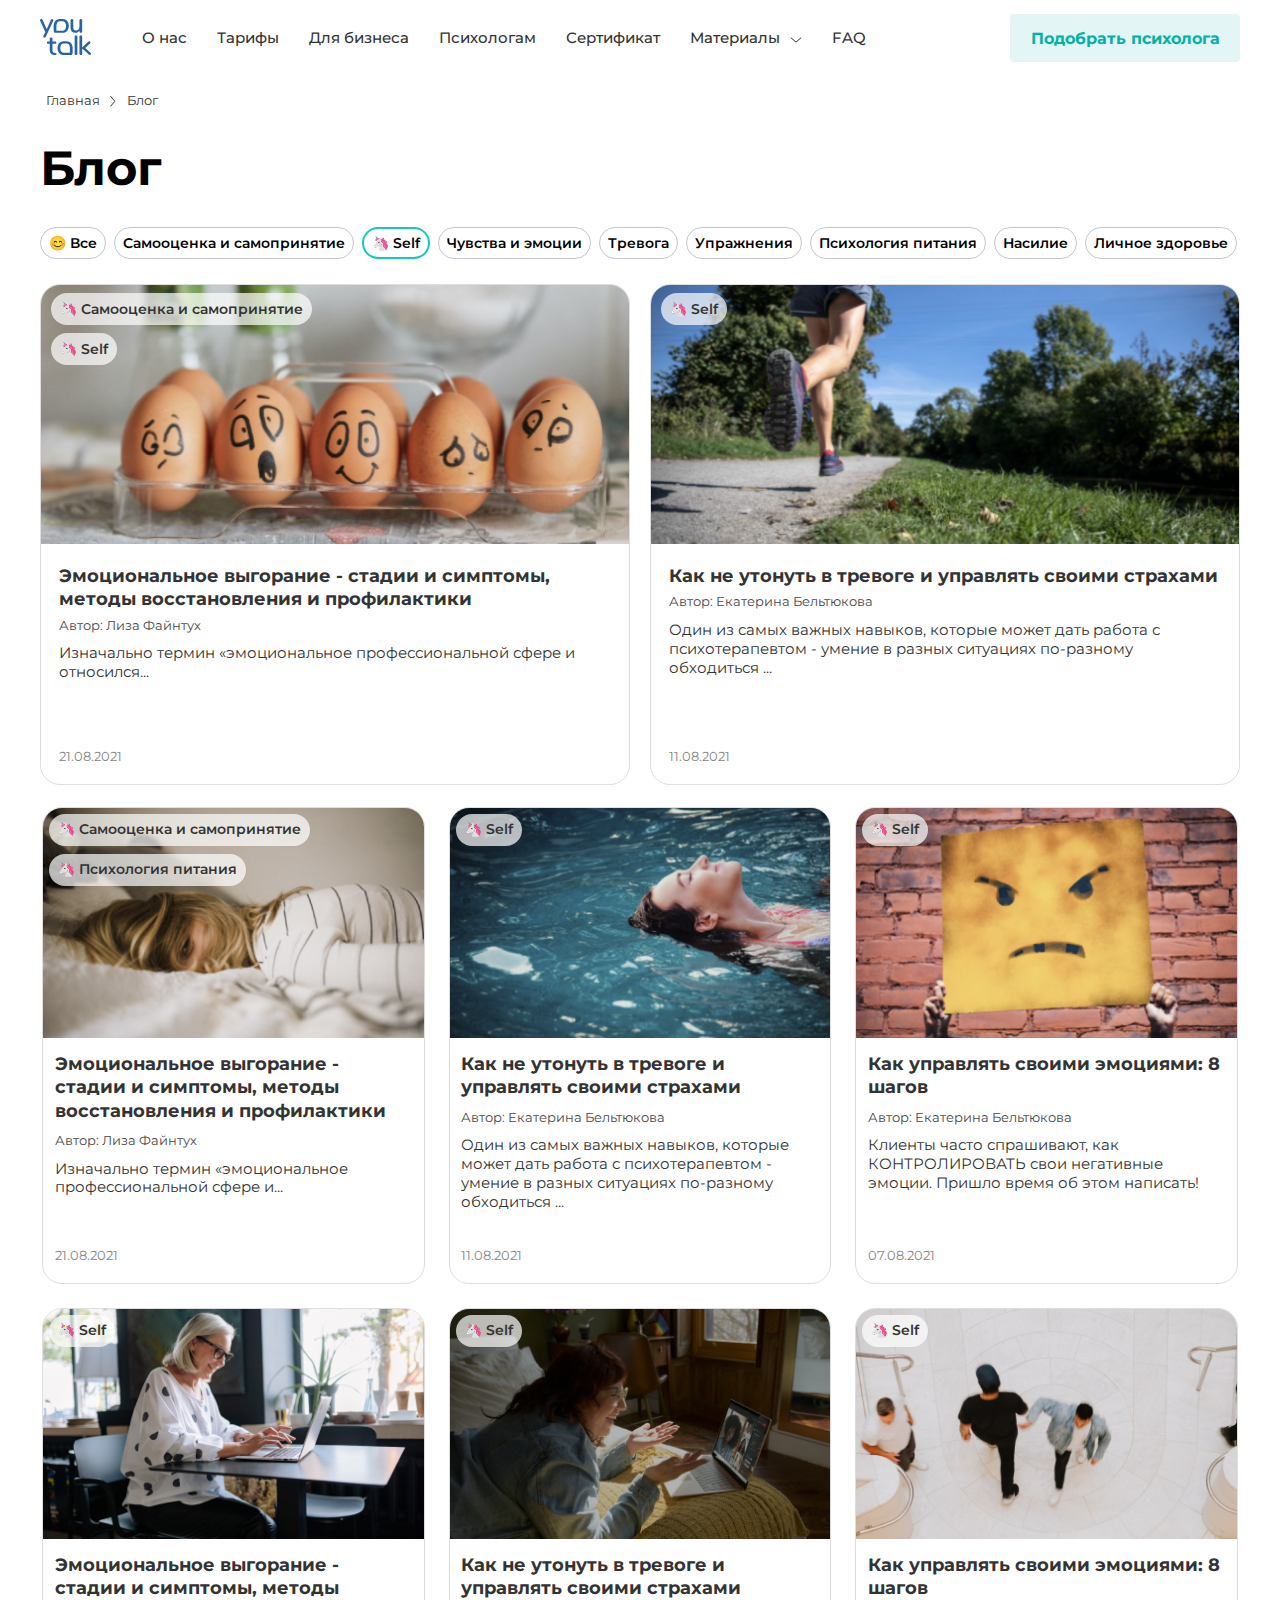
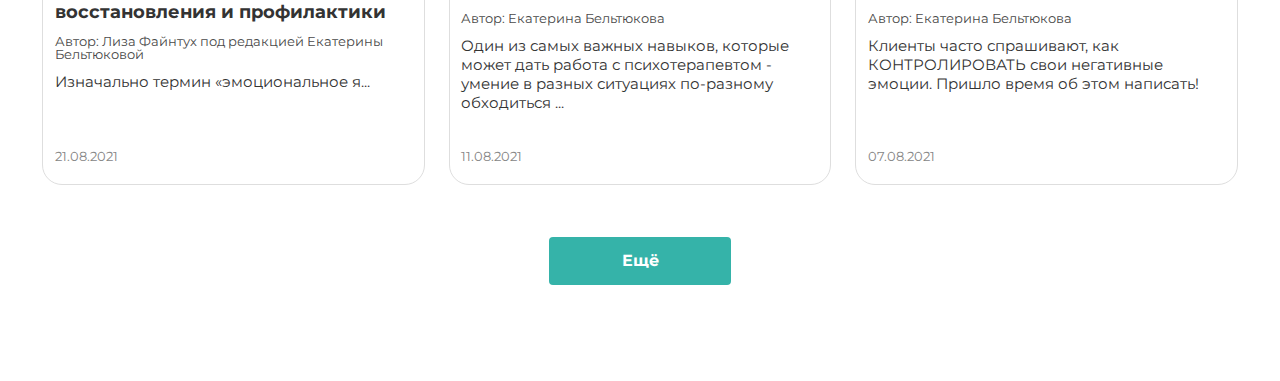
<file: index.html>
<!DOCTYPE html>
<html lang="ru">
<head>
    <meta charset="UTF-8">
    <meta http-equiv="X-UA-Compatible" content="IE=edge">
    <meta name="viewport" content="width=device-width, initial-scale=1.0">
    <title>Блог | YouTalk</title>
    <link rel="shortcut icon" href="images/favicon.ico" type="image/x-icon">
    <link rel="preconnect" href="https://fonts.googleapis.com">
    <link rel="preconnect" href="https://fonts.gstatic.com" crossorigin>
    <link href="https://fonts.googleapis.com/css2?family=Montserrat:ital,wght@0,400;0,500;0,600;0,700;1,400&display=swap" rel="stylesheet">
    <link rel="preconnect" href="https://fonts.googleapis.com">
    <link rel="preconnect" href="https://fonts.gstatic.com" crossorigin>
    <link href="https://fonts.googleapis.com/css2?family=Open+Sans&display=swap" rel="stylesheet">
    <link rel="stylesheet" href="css/reset.css">
    <link rel="stylesheet" href="css/style.css">
</head>
<body>
    <header class="header">
        <div class="header__container">
            <a href="index.html">
                <img src="images/logo.svg" alt="Логотип YouTalk">
            </a>
            <nav class="header__nav">
                <ul class="header__nav-list">
                    <li class="header__nav-item">
                        <a href="#">О нас</a>
                    </li>
                    <li class="header__nav-item">
                        <a href="#">Тарифы</a>
                    </li>
                    <li class="header__nav-item">
                        <a href="#">Для бизнеса</a>
                    </li>
                    <li class="header__nav-item">
                        <a href="#">Психологам</a>
                    </li>
                    <li class="header__nav-item">
                        <a href="#">Сертификат</a>
                    </li>
                    <li class="header__nav-item header__nav-item_submenu">
                        <a href="#" onclick="navSubmenuToggle()" role="button">Материалы</a>
                        <ul class="header__nav-item-submenu-list" style="display: none">
                            <li class="header__nav-item-submenu-item">
                                <a href="#">Материал 1</a>
                            </li>
                            <li class="header__nav-item-submenu-item">
                                <a href="#">Материал 2</a>
                            </li>
                            <li class="header__nav-item-submenu-item">
                                <a href="#">Материал 3</a>
                            </li>
                            <li class="header__nav-item-submenu-item">
                                <a href="#">Материал 4</a>
                            </li>
                            <li class="header__nav-item-submenu-item">
                                <a href="#">Материал 5</a>
                            </li>
                        </ul>
                    </li>
                    <li class="header__nav-item">
                        <a href="#">FAQ</a>
                    </li>
                </ul>
            </nav>
            <nav class="header__nav-mobile">
                <button class="header__nav-mobile-button" onclick="burgerMenuToggle()">
                    <img src="images/nav-burger-icon.svg" alt="Кнопка открытия меню навигации">
                </button>
                <ul class="header__nav-mobile-list" style="display: none">
                    <li class="header__nav-mobile-item">
                        <a href="#">О нас</a>
                    </li>
                    <li class="header__nav-mobile-item">
                        <a href="#">Тарифы</a>
                    </li>
                    <li class="header__nav-mobile-item">
                        <a href="#">Для бизнеса</a>
                    </li>
                    <li class="header__nav-mobile-item">
                        <a href="#">Психологам</a>
                    </li>
                    <li class="header__nav-mobile-item">
                        <a href="#">Сертификат</a>
                    </li>
                    <li class="header__nav-mobile-item header__nav-mobile-item_submenu">
                        <a href="#" onclick="navMobileSubmenuToggle()" role="button">Материалы</a>
                        <ul class="header__nav-mobile-item-submenu-list" style="display: none">
                            <li class="header__nav-mobile-item-submenu-item">
                                <a href="#">Материал 1</a>
                            </li>
                            <li class="header__nav-mobile-item-submenu-item">
                                <a href="#">Материал 2</a>
                            </li>
                            <li class="header__nav-mobile-item-submenu-item">
                                <a href="#">Материал 3</a>
                            </li>
                            <li class="header__nav-mobile-item-submenu-item">
                                <a href="#">Материал 4</a>
                            </li>
                            <li class="header__nav-mobile-item-submenu-item">
                                <a href="#">Материал 5</a>
                            </li>
                        </ul>
                    </li>
                    <li class="header__nav-mobile-item">
                        <a href="#">FAQ</a>
                    </li>
                </ul>
            </nav>
            <button class="header__button">Подобрать психолога</button>
        </div>
    </header>
    <main class="main">
        <section class="main-header">
            <div class="main-header__container">
                <ul class="breadcrumps">
                    <li>
                        <a href="#">Главная</a>
                    </li>
                    <li>
                        <a href="index.html">Блог</a>
                    </li>
                </ul>
                <h1 class="main-header__title">Блог</h1>
                <ul class="main-header__filters">
                    <li class="main-header__filters-item">
                        <button>&#128522; Все</button>
                    </li>
                    <li class="main-header__filters-item">
                        <button>Самооценка и самопринятие</button>
                    </li>
                    <li class="main-header__filters-item main-header__filters-item_active">
                        <button>&#129412; Self</button>
                    </li>
                    <li class="main-header__filters-item">
                        <button>Чувства и эмоции</button>
                    </li>
                    <li class="main-header__filters-item">
                        <button>Тревога</button>
                    </li>
                    <li class="main-header__filters-item">
                        <button>Упражнения</button>
                    </li>
                    <li class="main-header__filters-item">
                        <button>Психология питания</button>
                    </li>
                    <li class="main-header__filters-item">
                        <button>Насилие</button>
                    </li>
                    <li class="main-header__filters-item">
                        <button>Личное здоровье</button>
                    </li>
                </ul>
            </div>
        </section>
        <section class="big-articles">
            <div class="big-articles__container">
                <div class="main-background"></div>
                <article class="big-articles__item">
                    <a href="article.html">
                        <ul class="big-articles__item-tag">
                            <li>
                                <div>&#129412; Самооценка и самопринятие</div>
                            </li>
                            <li>
                                <div>&#129412; Self</div>
                            </li>
                        </ul>
                        <img src="images/big-article-1.png" alt="Яйца, на которых фломастером нарисованы лица" class="big-articles__item-image">
                        <h2 class="big-articles__item-title">Эмоциональное выгорание - стадии и симптомы, методы восстановления и профилактики</h2>
                        <p class="big-articles__item-author">Автор: Лиза Файнтух</p>
                        <p class="big-articles__item-description">Изначально термин «эмоциональное профессиональной сфере и относился...</p>
                        <time datetime="2021-08-21" class="big-articles__item-pubdate">21.08.2021</time>
                    </a>
                </article>
                <article class="big-articles__item">
                    <a href="article.html">
                        <ul class="big-articles__item-tag">
                            <li>
                                <div>&#129412; Self</div>
                            </li>
                        </ul>
                        <img src="images/big-article-2.png" alt="Тропинка, на которой человек занимается бегом" class="big-articles__item-image">
                        <h2 class="big-articles__item-title">Как не утонуть в тревоге и управлять своими страхами</h2>
                        <p class="big-articles__item-author">Автор: Екатерина Бельтюкова</p>
                        <p class="big-articles__item-description">Один из самых важных навыков, которые может дать работа с психотерапевтом - умение в разных ситуациях по-разному обходиться ...</p>
                        <time datetime="2021-08-11" class="big-articles__item-pubdate">11.08.2021</time>
                    </a>
                </article>
            </div>
        </section>
        <section class="small-articles">
            <div class="small-articles__container">
                <article class="small-articles__item">
                    <a href="article.html">
                        <ul class="small-articles__item-tag">
                            <li>
                                <div>&#129412; Самооценка и самопринятие</div>
                            </li>
                            <li>
                                <div>&#129412; Психология питания</div>
                            </li>
                        </ul>
                        <img src="images/small-article-1.png" alt="Девушка лежит на кровати с потерянным взглядом" class="small-articles__item-image">
                        <h2 class="small-articles__item-title">Эмоциональное выгорание - стадии и симптомы, методы восстановления и профилактики</h2>
                        <p class="small-articles__item-author">Автор: Лиза Файнтух</p>
                        <p class="small-articles__item-description">Изначально термин «эмоциональное профессиональной сфере и...</p>
                        <time datetime="2021-08-21" class="small-articles__item-pubdate">21.08.2021</time>
                    </a>
                </article>
                <article class="small-articles__item">
                    <a href="article.html">
                        <ul class="small-articles__item-tag">
                            <li>
                                <div>&#129412; Self</div>
                            </li>
                        </ul>
                        <img src="images/small-article-2.png" alt="Девушка лежит на воде и улыбается" class="small-articles__item-image">
                        <h2 class="small-articles__item-title">Как не утонуть в тревоге и управлять своими страхами</h2>
                        <p class="small-articles__item-author">Автор: Екатерина Бельтюкова</p>
                        <p class="small-articles__item-description">Один из самых важных навыков, которые может дать работа с психотерапевтом - умение в разных ситуациях по-разному обходиться ...</p>
                        <time datetime="2021-08-11" class="small-articles__item-pubdate">11.08.2021</time>
                    </a>
                </article>
                <article class="small-articles__item">
                    <a href="article.html">
                        <ul class="small-articles__item-tag">
                            <li>
                                <div>&#129412; Self</div>
                            </li>
                        </ul>
                        <img src="images/small-article-3.png" alt="На фоне кирпичной стены руки держат рисунок с грустным смайлом" class="small-articles__item-image">
                        <h2 class="small-articles__item-title">Как управлять своими эмоциями: 8 шагов</h2>
                        <p class="small-articles__item-author">Автор: Екатерина Бельтюкова</p>
                        <p class="small-articles__item-description">Клиенты часто спрашивают, как КОНТРОЛИРОВАТЬ свои негативные эмоции. Пришло время об этом написать!</p>
                        <time datetime="2021-08-07" class="small-articles__item-pubdate">07.08.2021</time>
                    </a>
                </article>
                <article class="small-articles__item">
                    <a href="article.html">
                        <ul class="small-articles__item-tag">
                            <li>
                                <div>&#129412; Self</div>
                            </li>
                        </ul>
                        <img src="images/small-article-4.png" alt="Женщина за столом смотрит в ноутбук и улыбается" class="small-articles__item-image">
                        <h2 class="small-articles__item-title">Эмоциональное выгорание - стадии и симптомы, методы восстановления и профилактики</h2>
                        <p class="small-articles__item-author">Автор: Лиза Файнтух под редакцией  Екатерины Бельтюковой</p>
                        <p class="small-articles__item-description">Изначально термин «эмоциональное я...</p>
                        <time datetime="2021-08-21" class="small-articles__item-pubdate">21.08.2021</time>
                    </a>
                </article>
                <article class="small-articles__item">
                    <a href="article.html">
                        <ul class="small-articles__item-tag">
                            <li>
                                <div>&#129412; Self</div>
                            </li>
                        </ul>
                        <img src="images/small-article-5.png" alt="Женщина лежит на кровати и, улыбаясь, общается по видеосвязи через ноутбук" class="small-articles__item-image">
                        <h2 class="small-articles__item-title">Как не утонуть в тревоге и управлять своими страхами</h2>
                        <p class="small-articles__item-author">Автор: Екатерина Бельтюкова</p>
                        <p class="small-articles__item-description">Один из самых важных навыков, которые может дать работа с психотерапевтом - умение в разных ситуациях по-разному обходиться ...</p>
                        <time datetime="2021-08-11" class="small-articles__item-pubdate">11.08.2021</time>
                    </a>
                </article>
                <article class="small-articles__item">
                    <a href="article.html">
                        <ul class="small-articles__item-tag">
                            <li>
                                <div>&#129412; Self</div>
                            </li>
                        </ul>
                        <img src="images/small-article-6.png" alt="Вид сверху на проходящих мимо друг друга людей" class="small-articles__item-image">
                        <h2 class="small-articles__item-title">Как управлять своими эмоциями: 8 шагов</h2>
                        <p class="small-articles__item-author">Автор: Екатерина Бельтюкова</p>
                        <p class="small-articles__item-description">Клиенты часто спрашивают, как КОНТРОЛИРОВАТЬ свои негативные эмоции. Пришло время об этом написать!</p>
                        <time datetime="2021-08-07" class="small-articles__item-pubdate">07.08.2021</time>
                    </a>
                </article>
            </div>
        </section>
        <button class="more-articles-button">Ещё</button>
    </main>
    <footer class="footer">
        <div class="footer__container">
            <div class="footer__topside">
                <nav class="footer__nav">
                    <ul class="footer__nav-list">
                        <li class="footer__nav-item">
                            <a href="#">О нас</a
                                ></li>
                        <li class="footer__nav-item">
                            <a href="#">Тарифы</a>
                        </li>
                        <li class="footer__nav-item">
                            <a href="#">Для бизнеса</a>
                        </li>
                        <li class="footer__nav-item">
                            <a href="#">Психологам</a>
                        </li>
                        <li class="footer__nav-item">
                            <a href="#">FAQ</a>
                        </li>
                    </ul>
                    <ul class="footer__nav-list">
                        <li class="footer__nav-item">
                            <a href="index.html">Блог</a>
                        </li>
                        <li class="footer__nav-item">
                            <a href="#">Вебинары</a>
                        </li>
                        <li class="footer__nav-item">
                            <a href="#">Подскаст</a>
                        </li>
                        <li class="footer__nav-item">
                            <a href="#">Сертификат</a>
                        </li>
                        <li class="footer__nav-item">
                            <a href="#">Контакты</a>
                        </li>
                    </ul>
                </nav>
                <div class="footer__subscribe">
                    <h2 class="footer__subscribe-title">Одно письмо в неделю со свежими новостями и акциями</h2>
                    <div class="footer__subscribe-input">
                        <span id="input-email" hidden>Поле ввода e-mail для подписки</span>
                        <input type="email" placeholder="Ваш e-mail" aria-labelledby="input-email">
                        <button type="submit">
                            <img src="images/footer-button-icon.svg" alt="Кнопка отправки e-mail для подписки">
                        </button>
                    </div>
                    <p class="footer__subscribe-accept">Подписываясь, я соглашаюсь на обработку персональных данных в соответствии с ФЗ РФ № 152-ФЗ «О персональных данных», а также с Политикой конфиденциальности</p>
                </div>
                <div class="footer__contacts">
                    <a href="#" class="footer__contacts-main">
                        <img src="images/footer-contacts-main-icon.svg" alt="Ссылка на источник участия YouTalk">
                        <span>Участник</span>
                    </a>
                    <ul class="footer__contacts-socials">
                        <li>
                            <a href="#">
                                <img src="images/footer-socials-vk-icon.svg" alt="Ссылка на YouTalk в VK">
                            </a>
                        </li>
                        <li>
                            <a href="#">
                                <img src="images/footer-socials-tg-icon.svg" alt="Ссылка на YouTalk в Telegram">
                            </a>
                        </li>
                        <li>
                            <a href="#">
                                <img src="images/footer-socials-twitter-icon.svg" alt="Ссылка на YouTalk в Twitter">
                            </a>
                        </li>
                        <li>
                            <a href="#">
                                <img src="images/footer-socials-dzen-icon.svg" alt="Ссылка на YouTalk в Dzen">
                            </a>
                        </li>
                    </ul>
                </div>
            </div>
            <div class="footer__downside">
                <ul class="footer__information">
                    <li>&copy;Youtalk, 2018 – 2022</li>
                    <li>
                        <a href="#">Юридические документы</a>
                    </li>
                    <li>
                        <a href="#">Способы оплаты</a>
                    </li>
                </ul>
            </div>
        </div>
    </footer>
    <script src="js/main.js"></script>
</body>
</html>
</file>
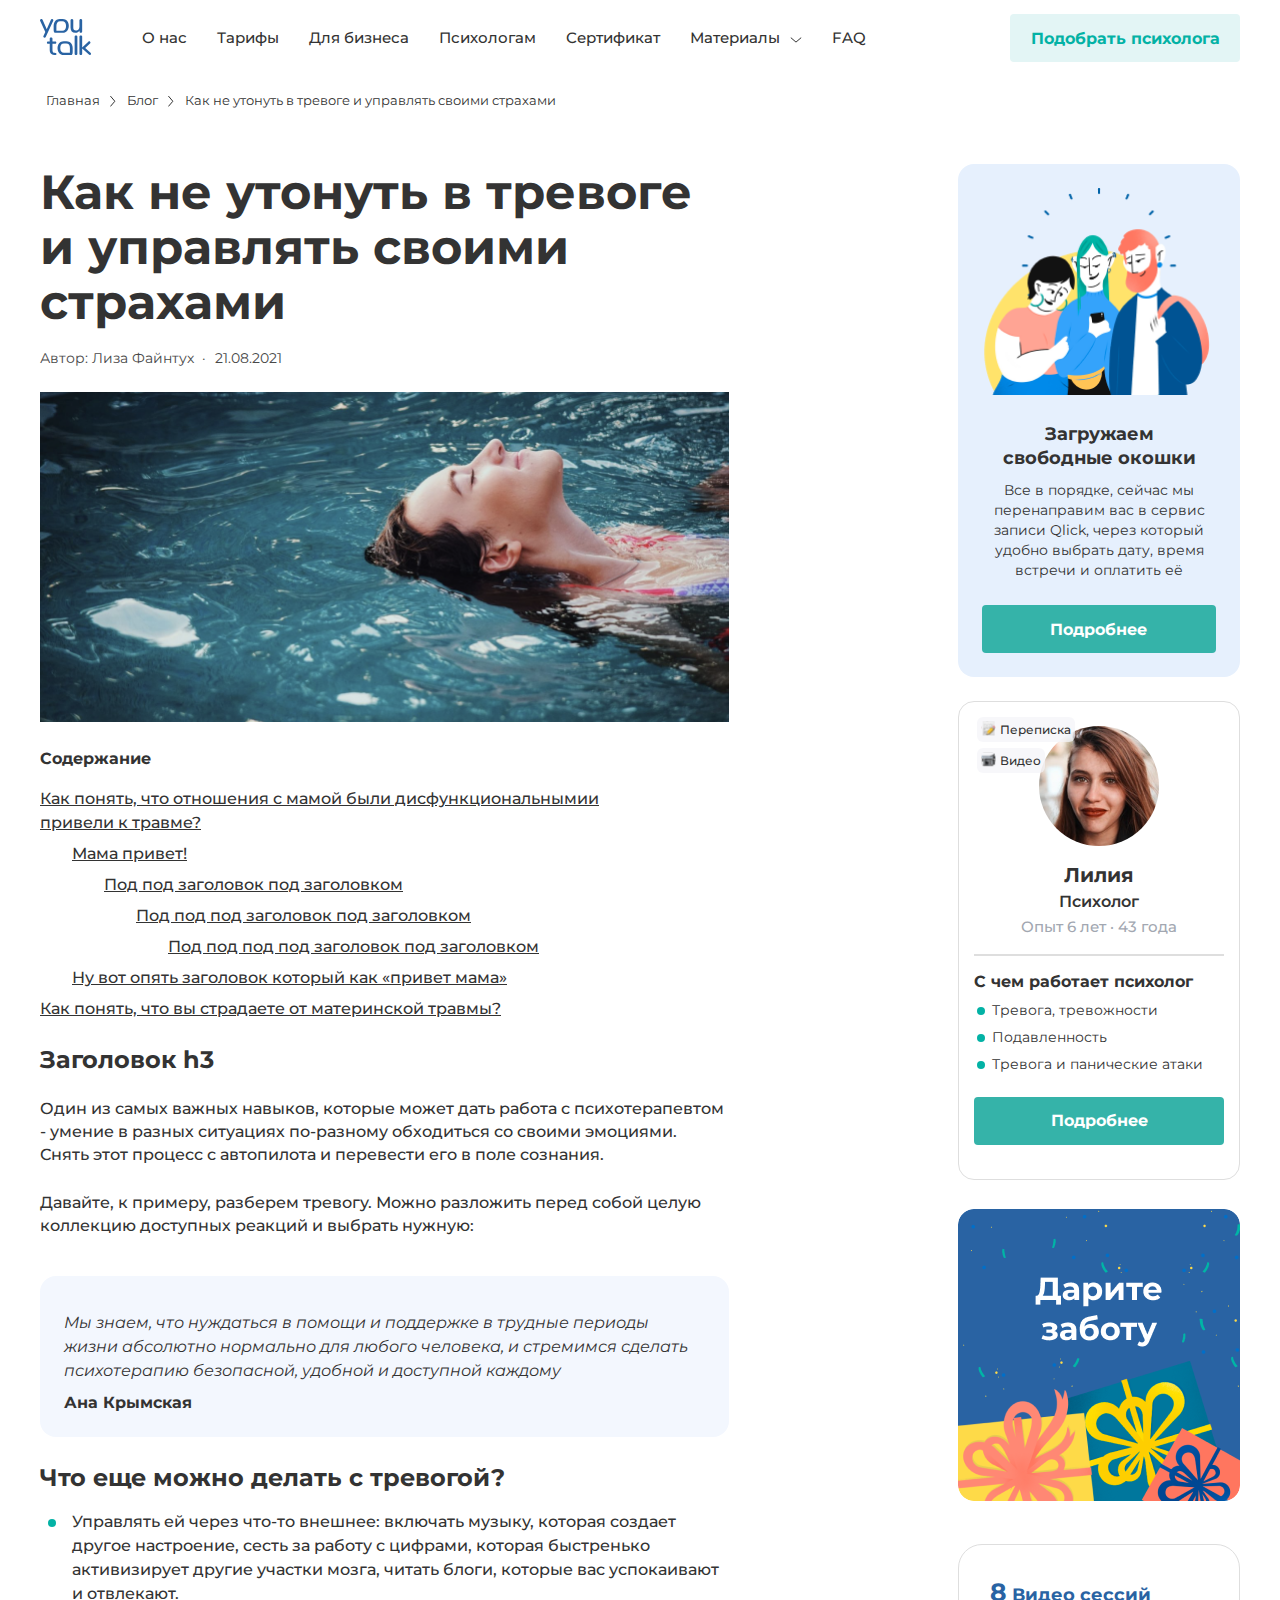
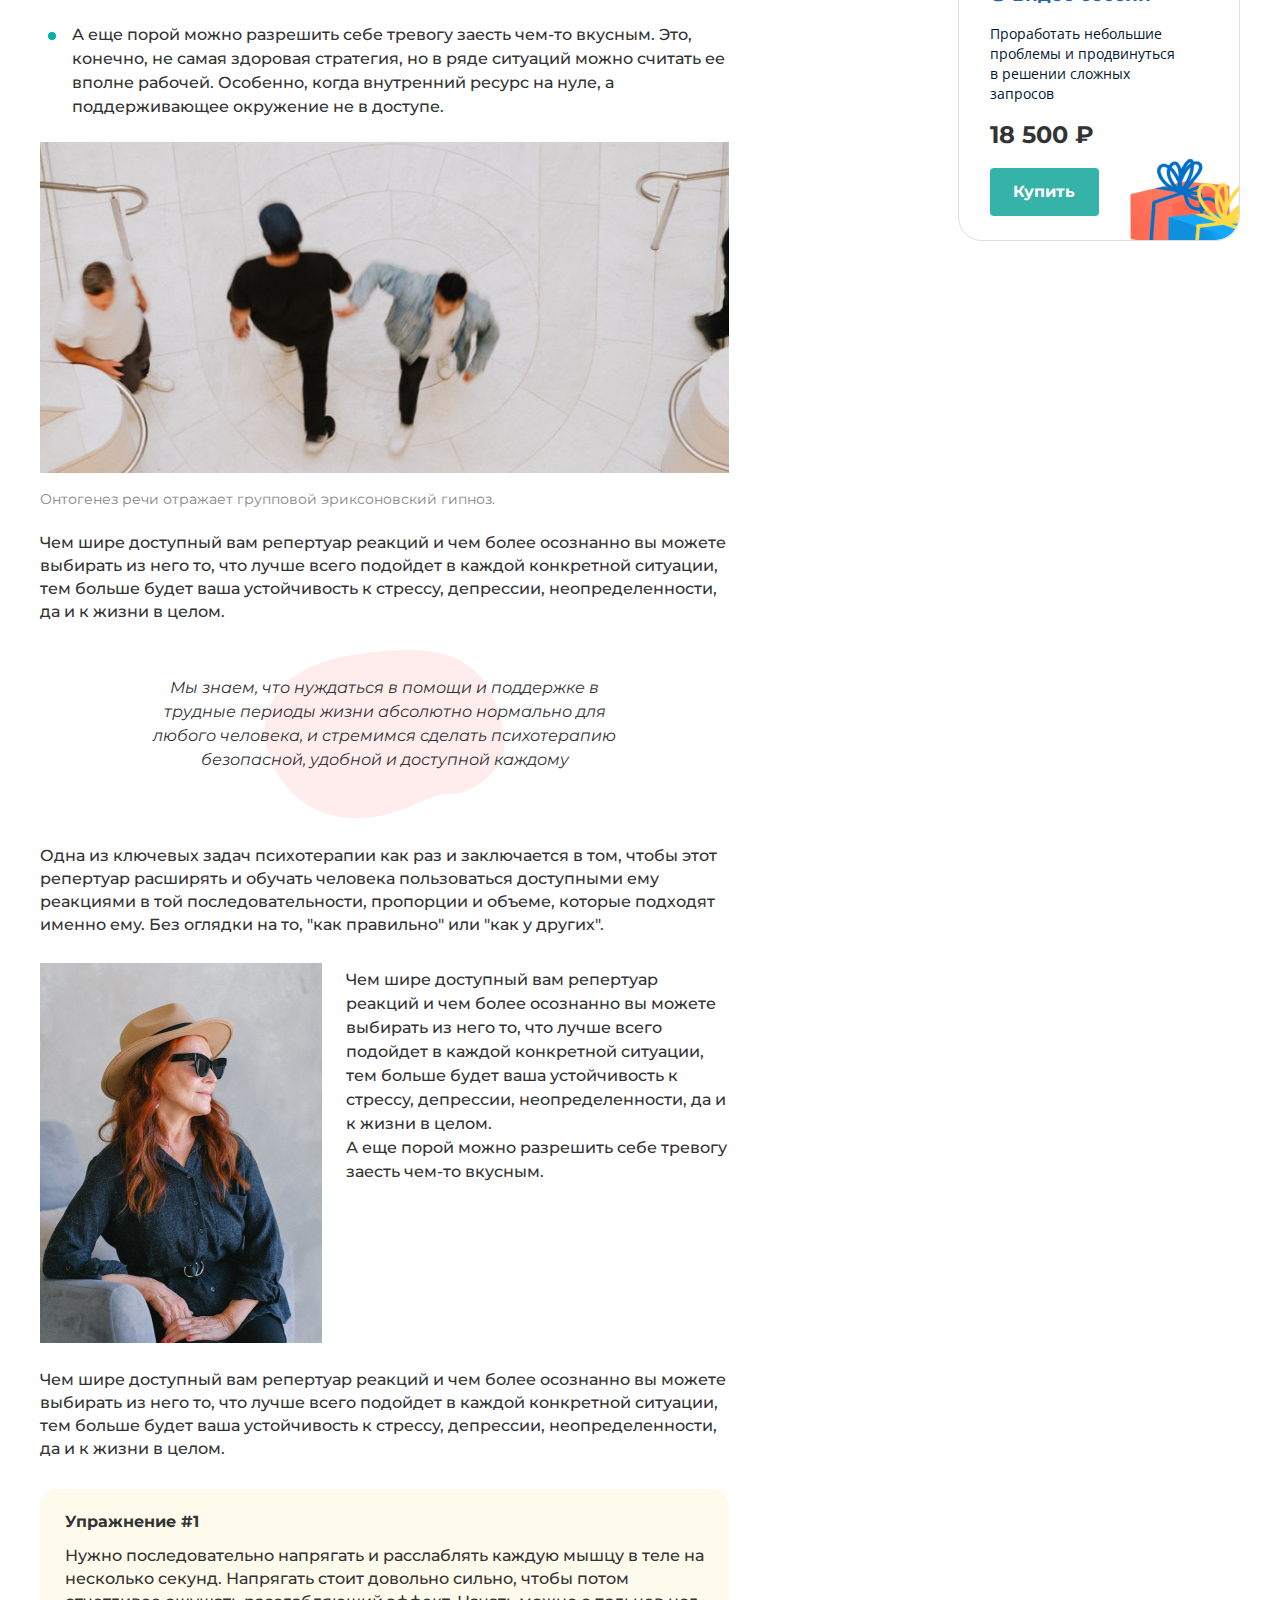
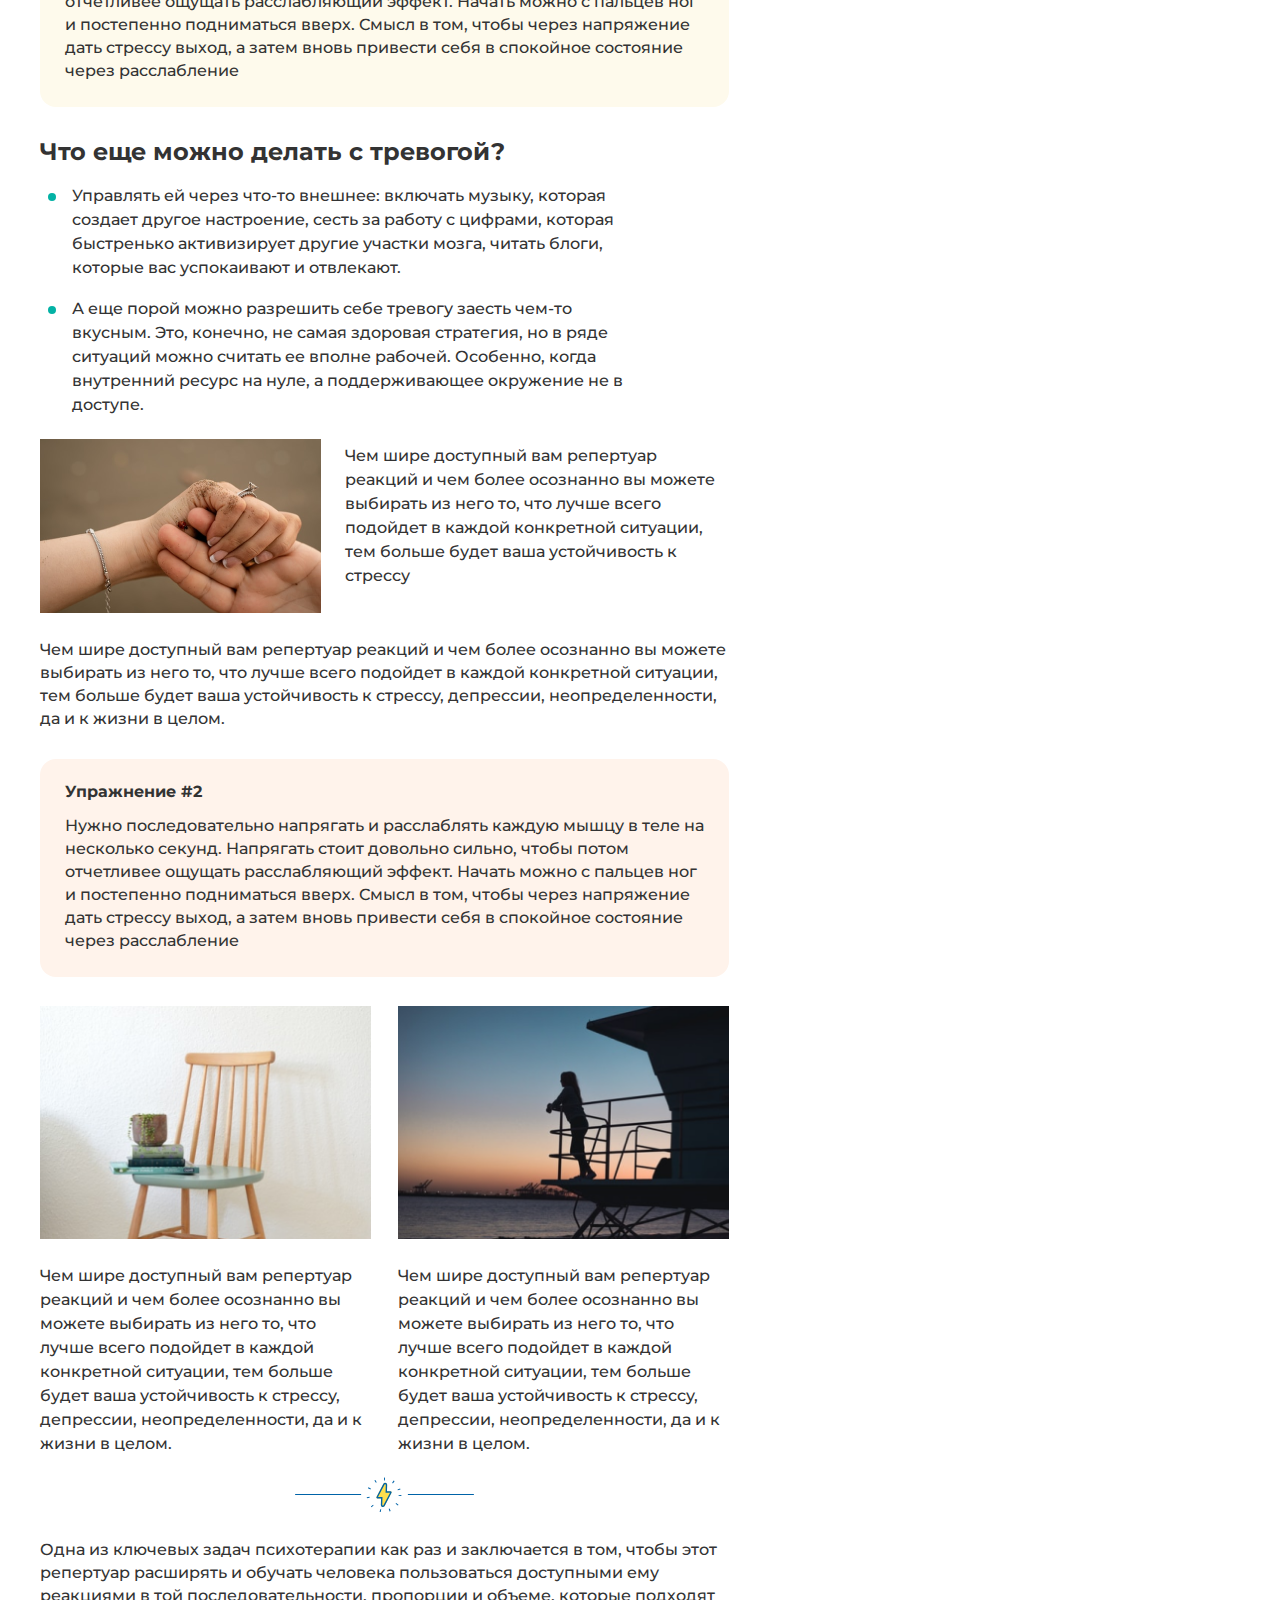
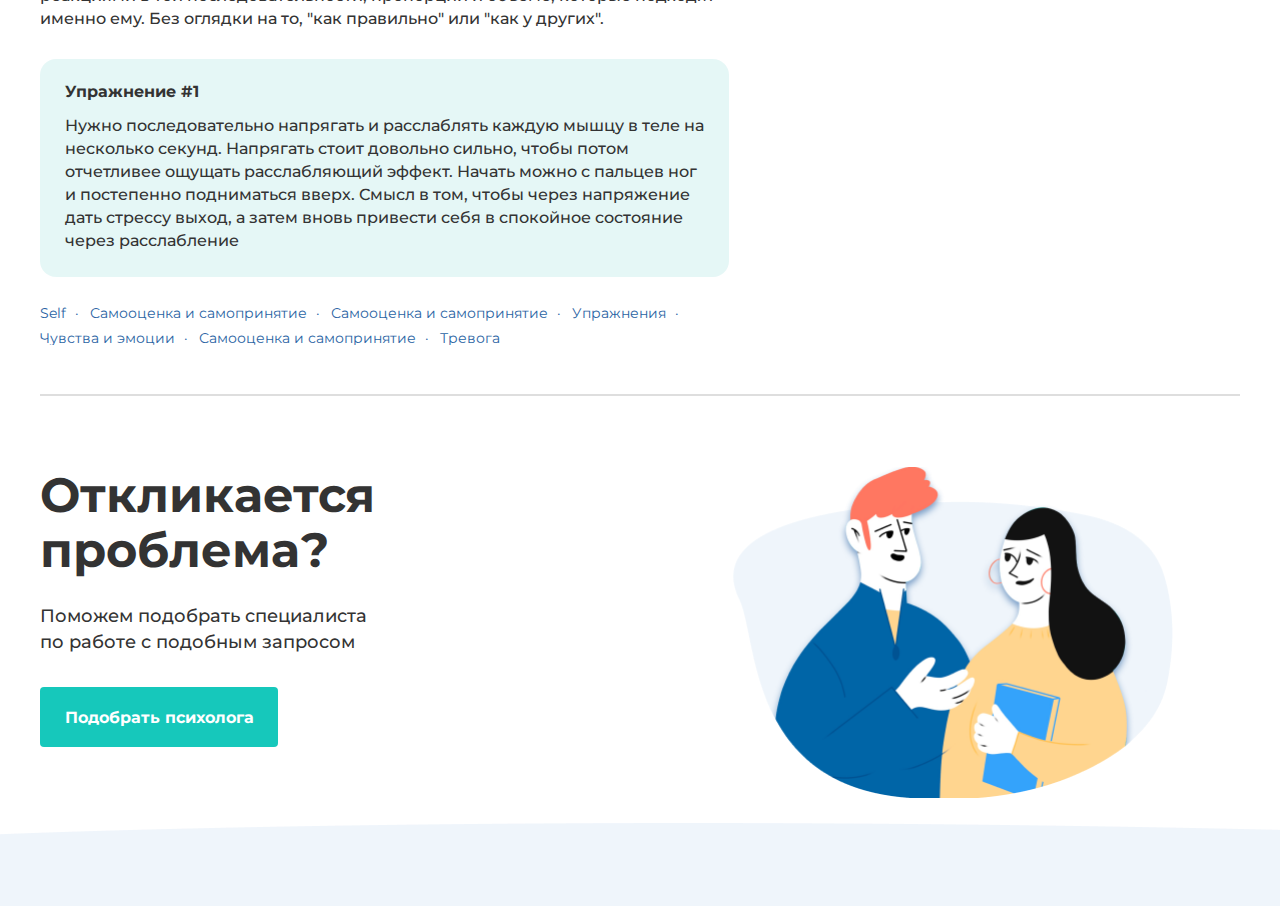
<file: article.html>
<!DOCTYPE html>
<html lang="ru">
<head>
    <meta charset="UTF-8">
    <meta http-equiv="X-UA-Compatible" content="IE=edge">
    <meta name="viewport" content="width=device-width, initial-scale=1.0">
    <title>Как не утонуть в тревоге и управлять своими страхами | YouTalk</title>
    <link rel="shortcut icon" href="images/favicon.ico" type="image/x-icon">
    <link rel="preconnect" href="https://fonts.googleapis.com">
    <link rel="preconnect" href="https://fonts.gstatic.com" crossorigin>
    <link href="https://fonts.googleapis.com/css2?family=Montserrat:ital,wght@0,400;0,500;0,600;0,700;1,400&display=swap" rel="stylesheet">
    <link rel="preconnect" href="https://fonts.googleapis.com">
    <link rel="preconnect" href="https://fonts.gstatic.com" crossorigin>
    <link href="https://fonts.googleapis.com/css2?family=Open+Sans&display=swap" rel="stylesheet">
    <link rel="stylesheet" href="css/reset.css">
    <link rel="stylesheet" href="css/style.css">
</head>
<body>
    <header class="header">
        <div class="header__container">
            <a href="index.html">
                <img src="images/logo.svg" alt="Логотип YouTalk">
            </a>
            <nav class="header__nav">
                <ul class="header__nav-list">
                    <li class="header__nav-item">
                        <a href="#">О нас</a>
                    </li>
                    <li class="header__nav-item">
                        <a href="#">Тарифы</a>
                    </li>
                    <li class="header__nav-item">
                        <a href="#">Для бизнеса</a>
                    </li>
                    <li class="header__nav-item">
                        <a href="#">Психологам</a>
                    </li>
                    <li class="header__nav-item">
                        <a href="#">Сертификат</a>
                    </li>
                    <li class="header__nav-item header__nav-item_submenu">
                        <a href="#" onclick="navSubmenuToggle()" role="button">Материалы</a>
                        <ul class="header__nav-item-submenu-list" style="display: none">
                            <li class="header__nav-item-submenu-item">
                                <a href="#">Материал 1</a>
                            </li>
                            <li class="header__nav-item-submenu-item">
                                <a href="#">Материал 2</a>
                            </li>
                            <li class="header__nav-item-submenu-item">
                                <a href="#">Материал 3</a>
                            </li>
                            <li class="header__nav-item-submenu-item">
                                <a href="#">Материал 4</a>
                            </li>
                            <li class="header__nav-item-submenu-item">
                                <a href="#">Материал 5</a>
                            </li>
                        </ul>
                    </li>
                    <li class="header__nav-item">
                        <a href="#">FAQ</a>
                    </li>
                </ul>
            </nav>
            <nav class="header__nav-mobile">
                <button class="header__nav-mobile-button" onclick="burgerMenuToggle()">
                    <img src="images/nav-burger-icon.svg" alt="Кнопка открытия меню навигации">
                </button>
                <ul class="header__nav-mobile-list" style="display: none">
                    <li class="header__nav-mobile-item">
                        <a href="#">О нас</a>
                    </li>
                    <li class="header__nav-mobile-item">
                        <a href="#">Тарифы</a>
                    </li>
                    <li class="header__nav-mobile-item">
                        <a href="#">Для бизнеса</a>
                    </li>
                    <li class="header__nav-mobile-item">
                        <a href="#">Психологам</a>
                    </li>
                    <li class="header__nav-mobile-item">
                        <a href="#">Сертификат</a>
                    </li>
                    <li class="header__nav-mobile-item header__nav-mobile-item_submenu">
                        <a href="#" onclick="navMobileSubmenuToggle()" role="button">Материалы</a>
                        <ul class="header__nav-mobile-item-submenu-list" style="display: none">
                            <li class="header__nav-mobile-item-submenu-item">
                                <a href="#">Материал 1</a>
                            </li>
                            <li class="header__nav-mobile-item-submenu-item">
                                <a href="#">Материал 2</a>
                            </li>
                            <li class="header__nav-mobile-item-submenu-item">
                                <a href="#">Материал 3</a>
                            </li>
                            <li class="header__nav-mobile-item-submenu-item">
                                <a href="#">Материал 4</a>
                            </li>
                            <li class="header__nav-mobile-item-submenu-item">
                                <a href="#">Материал 5</a>
                            </li>
                        </ul>
                    </li>
                    <li class="header__nav-mobile-item">
                        <a href="#">FAQ</a>
                    </li>
                </ul>
            </nav>
            <button class="header__button">Подобрать психолога</button>
        </div>
    </header>
    <div class="content-article">
        <div class="article-background"></div>
        <div class="content-article__container">
            <main class="article-content">
                <ul class="breadcrumps">
                    <li>
                        <a href="#">Главная</a>
                    </li>
                    <li>
                        <a href="index.html">Блог</a>
                    </li>
                    <li class="breadcrumps-article">
                        <a href="article.html">Как не утонуть в тревоге и управлять своими страхами</a>
                    </li>
                    <li class="breadcrumps-article_414px">
                        <a href="article.html">Как не утонуть в тревоге и управ...</a>
                    </li>
                    <li class="breadcrumps-article_320px">
                        <a href="article.html">Как не утонуть в тр...</a>
                    </li>
                </ul>
                <section>
                    <h1 class="article-content__title">Как не утонуть в тревоге и управлять своими страхами</h1>
                    <p class="article-content__author">Автор: Лиза Файнтух <time datetime="2021-08-11" class="article-content__pubdate">21.08.2021</time> <span class="article-content__title-tag">Self</span></p>
                    <img src="images/article-title-image.png" alt="Девушка лежит на воде и улыбается" class="article-content__title-image">
                </section>
                <section>
                    <h3 class="article-content__h3-title article-content__h3-title_table-of-contents">Содержание</h3>
                    <ul class="article-content__table-of-contents">
                        <li>
                            <a href="#article-label-1">Как понять, что отношения с мамой были дисфункциональнымии привели к травме?</a>
                            <ul>
                                <li>
                                    <a href="#article-label-2">Мама привет!</a>
                                    <ul>
                                        <li>
                                            <a href="#article-label-3">Под под заголовок под заголовком</a>
                                            <ul>
                                                <li>
                                                    <a href="#article-label-4">Под под под заголовок под заголовком</a>
                                                    <ul>
                                                        <li>
                                                            <a href="#article-label-5">Под под под под заголовок под заголовком</a>
                                                        </li>
                                                    </ul>
                                                </li>
                                            </ul>
                                        </li>
                                    </ul>
                                </li>
                                <li>
                                    <a href="#article-label-6">Ну вот опять заголовок который как «привет мама»</a>
                                </li>
                            </ul>
                        </li>
                        <li>
                            <a href="#article-label-7">Как понять, что вы страдаете от материнской травмы?</a>
                        </li>
                    </ul>
                </section>
                <section>
                    <a id="article-label-1"></a>
                    <h2 class="article-content__h2-title article-content__h2-title_chapter-1">Заголовок h3</h2>
                    <p class="article-content__text">Один из самых важных навыков, которые может дать работа с психотерапевтом - умение в разных ситуациях по-разному обходиться со своими эмоциями.  Снять этот процесс с автопилота и перевести его в поле сознания.</p>
                    <p class="article-content__text">Давайте, к примеру, разберем тревогу. Можно разложить перед собой целую коллекцию доступных реакций и выбрать нужную:</p>
                    <figure class="article-content__quote">
                        <blockquote>Мы знаем, что нуждаться в помощи и поддержке в трудные периоды жизни абсолютно нормально для любого человека, и стремимся сделать психотерапию безопасной, удобной и доступной каждому</blockquote>
                        <figcaption>Ана Крымская</figcaption>
                    </figure>
                </section>
                <section>
                    <a id="article-label-2"></a>
                    <h2 class="article-content__h2-title article-content__h2-title_chapter-2">Что еще можно делать с тревогой?</h2>
                    <ul class="article-content__listing-in-text">
                        <li>Управлять ей через что-то внешнее: включать музыку, которая создает другое настроение, сесть за работу с цифрами, которая быстренько активизирует другие участки мозга, читать блоги, которые вас успокаивают и отвлекают.</li>
                        <li>А еще порой можно разрешить себе тревогу заесть чем-то вкусным. Это, конечно, не самая здоровая стратегия, но в ряде ситуаций можно считать ее вполне рабочей. Особенно, когда внутренний ресурс на нуле, а поддерживающее окружение не в доступе.</li>
                    </ul>
                    <figure class="article-content__image-1">
                        <img src="images/article-image-1.png" alt="Вид сверху на проходящих мимо друг друга людей">
                        <figcaption>Онтогенез речи отражает групповой эриксоновский гипноз.</figcaption>
                    </figure>
                    <p class="article-content__text">Чем шире доступный вам репертуар реакций и чем более осознанно вы можете выбирать из него то, что лучше всего подойдет в каждой конкретной ситуации, тем больше будет ваша устойчивость к стрессу, депрессии, неопределенности, да и к жизни в целом.</p>
                    <a id="article-label-3"></a>
                    <p class="article-content__centered-text">Мы знаем, что нуждаться в помощи и поддержке в трудные периоды жизни абсолютно нормально для любого человека, и стремимся сделать психотерапию безопасной, удобной и доступной каждому</p>
                    <p class="article-content__text">Одна из ключевых задач психотерапии как раз и заключается в том, чтобы этот репертуар расширять и обучать человека пользоваться доступными ему реакциями в той последовательности, пропорции и объеме, которые подходят именно ему. Без оглядки на то, "как правильно" или "как у других".</p>
                    <div class="article-content__image-left-for-text">
                        <img src="images/article-image-2.png" alt="Довольная женщина смотрит вдаль">
                        <p>Чем шире доступный вам репертуар реакций и чем более осознанно вы можете выбирать из него то, что лучше всего подойдет в каждой конкретной ситуации, тем больше будет ваша устойчивость к стрессу, депрессии, неопределенности, да и к жизни в целом.<br>А еще порой можно разрешить себе тревогу заесть чем-то вкусным.</p>
                    </div>
                    <p class="article-content__text">Чем шире доступный вам репертуар реакций и чем более осознанно вы можете выбирать из него то, что лучше всего подойдет в каждой конкретной ситуации, тем больше будет ваша устойчивость к стрессу, депрессии, неопределенности, да и к жизни в целом.</p>
                    <a id="article-label-4"></a>
                    <div class="article-content__exersice article-content__exersice_1">
                        <h3 class="article-content__h3-title">Упражнение #1</h3>
                        <p class="article-content__text article-content__text_exersice">Нужно последовательно напрягать и расслаблять каждую мышцу в теле на несколько секунд. Напрягать стоит довольно сильно, чтобы потом отчетливее ощущать расслабляющий эффект. Начать можно с пальцев ног и постепенно подниматься вверх. Смысл в том, чтобы через напряжение дать стрессу выход, а затем вновь привести себя в спокойное состояние через расслабление</p>
                    </div>
                </section>
                <section>
                    <a id="article-label-5"></a>
                    <h2 class="article-content__h2-title article-content__h2-title_chapter-3">Что еще можно делать с тревогой?</h2>
                    <ul class="article-content__listing-in-text article-content__listing-in-text_chapter-3">
                        <li>Управлять ей через что-то внешнее: включать музыку, которая создает другое настроение, сесть за работу с цифрами, которая быстренько активизирует другие участки мозга, читать блоги, которые вас успокаивают и отвлекают.</li>
                        <li>А еще порой можно разрешить себе тревогу заесть чем-то вкусным. Это, конечно, не самая здоровая стратегия, но в ряде ситуаций можно считать ее вполне рабочей. Особенно, когда внутренний ресурс на нуле, а поддерживающее окружение не в доступе.</li>
                    </ul>
                    <div class="article-content__image-left-for-text article-content__image-left-for-text_chapter-3">
                        <img src="images/article-image-3.png" alt="Одна рука держит другую">
                        <p>Чем шире доступный вам репертуар реакций и чем более осознанно вы можете выбирать из него то, что лучше всего подойдет в каждой конкретной ситуации, тем больше будет ваша устойчивость к стрессу</p>
                    </div>
                    <p class="article-content__text">Чем шире доступный вам репертуар реакций и чем более осознанно вы можете выбирать из него то, что лучше всего подойдет в каждой конкретной ситуации, тем больше будет ваша устойчивость к стрессу, депрессии, неопределенности, да и к жизни в целом.</p>
                    <a id="article-label-6"></a>
                    <div class="article-content__exersice article-content__exersice_2">
                        <h3 class="article-content__h3-title">Упражнение #2</h3>
                        <p class="article-content__text article-content__text_exersice">Нужно последовательно напрягать и расслаблять каждую мышцу в теле на несколько секунд. Напрягать стоит довольно сильно, чтобы потом отчетливее ощущать расслабляющий эффект. Начать можно с пальцев ног и постепенно подниматься вверх. Смысл в том, чтобы через напряжение дать стрессу выход, а затем вновь привести себя в спокойное состояние через расслабление</p>
                    </div>
                    <div class="article-content__two-images">
                        <div class="article-content__two-images-item article-content__two-images-item_left">
                            <img src="images/article-image-4.png" alt="Стул, на котором книги и ваза">
                            <p class="article-content__text article-content__text_two-images">Чем шире доступный вам репертуар реакций и чем более осознанно вы можете выбирать из него то, что лучше всего подойдет в каждой конкретной ситуации, тем больше будет ваша устойчивость к стрессу, депрессии, неопределенности, да и к жизни в целом.</p>
                        </div>
                        <div class="article-content__two-images-item article-content__two-images-item_right">
                            <img src="images/article-image-5.png" alt="Девушка смотрит в реку на фоне заката">
                            <p class="article-content__text article-content__text_two-images">Чем шире доступный вам репертуар реакций и чем более осознанно вы можете выбирать из него то, что лучше всего подойдет в каждой конкретной ситуации, тем больше будет ваша устойчивость к стрессу, депрессии, неопределенности, да и к жизни в целом.</p>
                        </div>
                    </div>
                    <div class="article-content__lightning-delimiter article-content__lightning-delimiter_chapter-3">
                        <img src="images/article-lightning-delimiter.svg" alt="Рисунок подарочных коробок и конфетти, в середине надпись Дарите заботу">
                    </div>
                    <p class="article-content__text">Одна из ключевых задач психотерапии как раз и заключается в том, чтобы этот репертуар расширять и обучать человека пользоваться доступными ему реакциями в той последовательности, пропорции и объеме, которые подходят именно ему. Без оглядки на то, "как правильно" или "как у других".</p>
                    <a id="article-label-7"></a>
                    <div class="article-content__exersice article-content__exersice_3">
                        <h3 class="article-content__h3-title">Упражнение #1</h3>
                        <p class="article-content__text article-content__text_exersice">Нужно последовательно напрягать и расслаблять каждую мышцу в теле на несколько секунд. Напрягать стоит довольно сильно, чтобы потом отчетливее ощущать расслабляющий эффект. Начать можно с пальцев ног и постепенно подниматься вверх. Смысл в том, чтобы через напряжение дать стрессу выход, а затем вновь привести себя в спокойное состояние через расслабление</p>
                    </div>
                    <ul class="article-content__tags">
                        <li>Self</li>
                        <li>Самооценка и самопринятие</li>
                        <li>Самооценка и самопринятие</li>
                        <li>Упражнения</li>
                        <li>Чувства и эмоции</li>
                        <li>Самооценка и самопринятие</li>
                        <li>Тревога</li>
                    </ul>
                </section>
            </main>
            <aside class="additional-info">
                <div class="additional-info__window additional-info__window_1">
                    <img src="images/article-aside-window-1.png" alt="Рисунок трёх довольных людей, смотрящих в один телефон">
                    <h3>Загружаем свободные окошки</h3>
                    <p>Все в порядке, сейчас мы перенаправим вас в сервис записи Qlick, через который удобно выбрать дату,  время встречи и оплатить её</p>
                    <button class="additional-info__window-button">Подробнее</button>
                </div>
                <div class="additional-info__window additional-info__window_2">
                    <ul>
                        <li>
                            <div>Переписка</div>
                        </li>
                        <li>
                            <div>Видео</div>
                        </li>
                    </ul>
                    <img src="images/article-aside-window-2.png" alt="Фото психолога Лилии">
                    <h3>Лилия</h3>
                    <span>Психолог</span>
                    <p>Опыт 6 лет &#183; 43 года</p>
                    <h4>С чем работает психолог</h4>
                    <ul class="additional-info__window_2-list">
                        <li>Тревога, тревожности</li>
                        <li>Подавленность</li>
                        <li>Тревога и панические атаки</li>
                    </ul>
                    <button class="additional-info__window-button additional-info__window-button_window-2">Подробнее</button>
                </div>
                <div class="additional-info__window additional-info__window_3"></div>
                <div class="additional-info__window additional-info__window_4">
                    <img src="images/article-aside-window-4.png" alt="Рисунок подарочных коробок">
                    <h3><span>8</span> Видео сессий</h3>
                    <p>Проработать небольшие проблемы и продвинуться в решении сложных запросов</p>
                    <span>18 500 &#8381;</span>
                    <div>
                        <button class="additional-info__window-button additional-info__window-button_window-4">Купить</button>
                    </div>
                </div>
            </aside>
        </div>
    </div>
    <section class="feedback">
        <div class="feedback-background"></div>
        <div class="feedback__container">
            <div class="feedback__content-wrapper feedback__content-wrapper_leftside">
                <h2 class="article-content__title article-content__title_feedback">Откликается проблема?</h2>
                <p class="article-content__text article-content__text_feedback">Поможем подобрать специалиста по работе с подобным запросом</p>
                <button class="feedback__button">Подобрать психолога</button>
            </div>
            <div class="feedback__content-wrapper feedback__content-wrapper_rightside">
                <img src="images/article-feedback-image.png" alt="Рисунок двоих улыбающихся и смотрящих друг на друга людей">
            </div>
        </div>
    </section>
    <footer class="footer-article"></footer>
    <script src="js/main.js"></script>
</body>
</html>
</file>
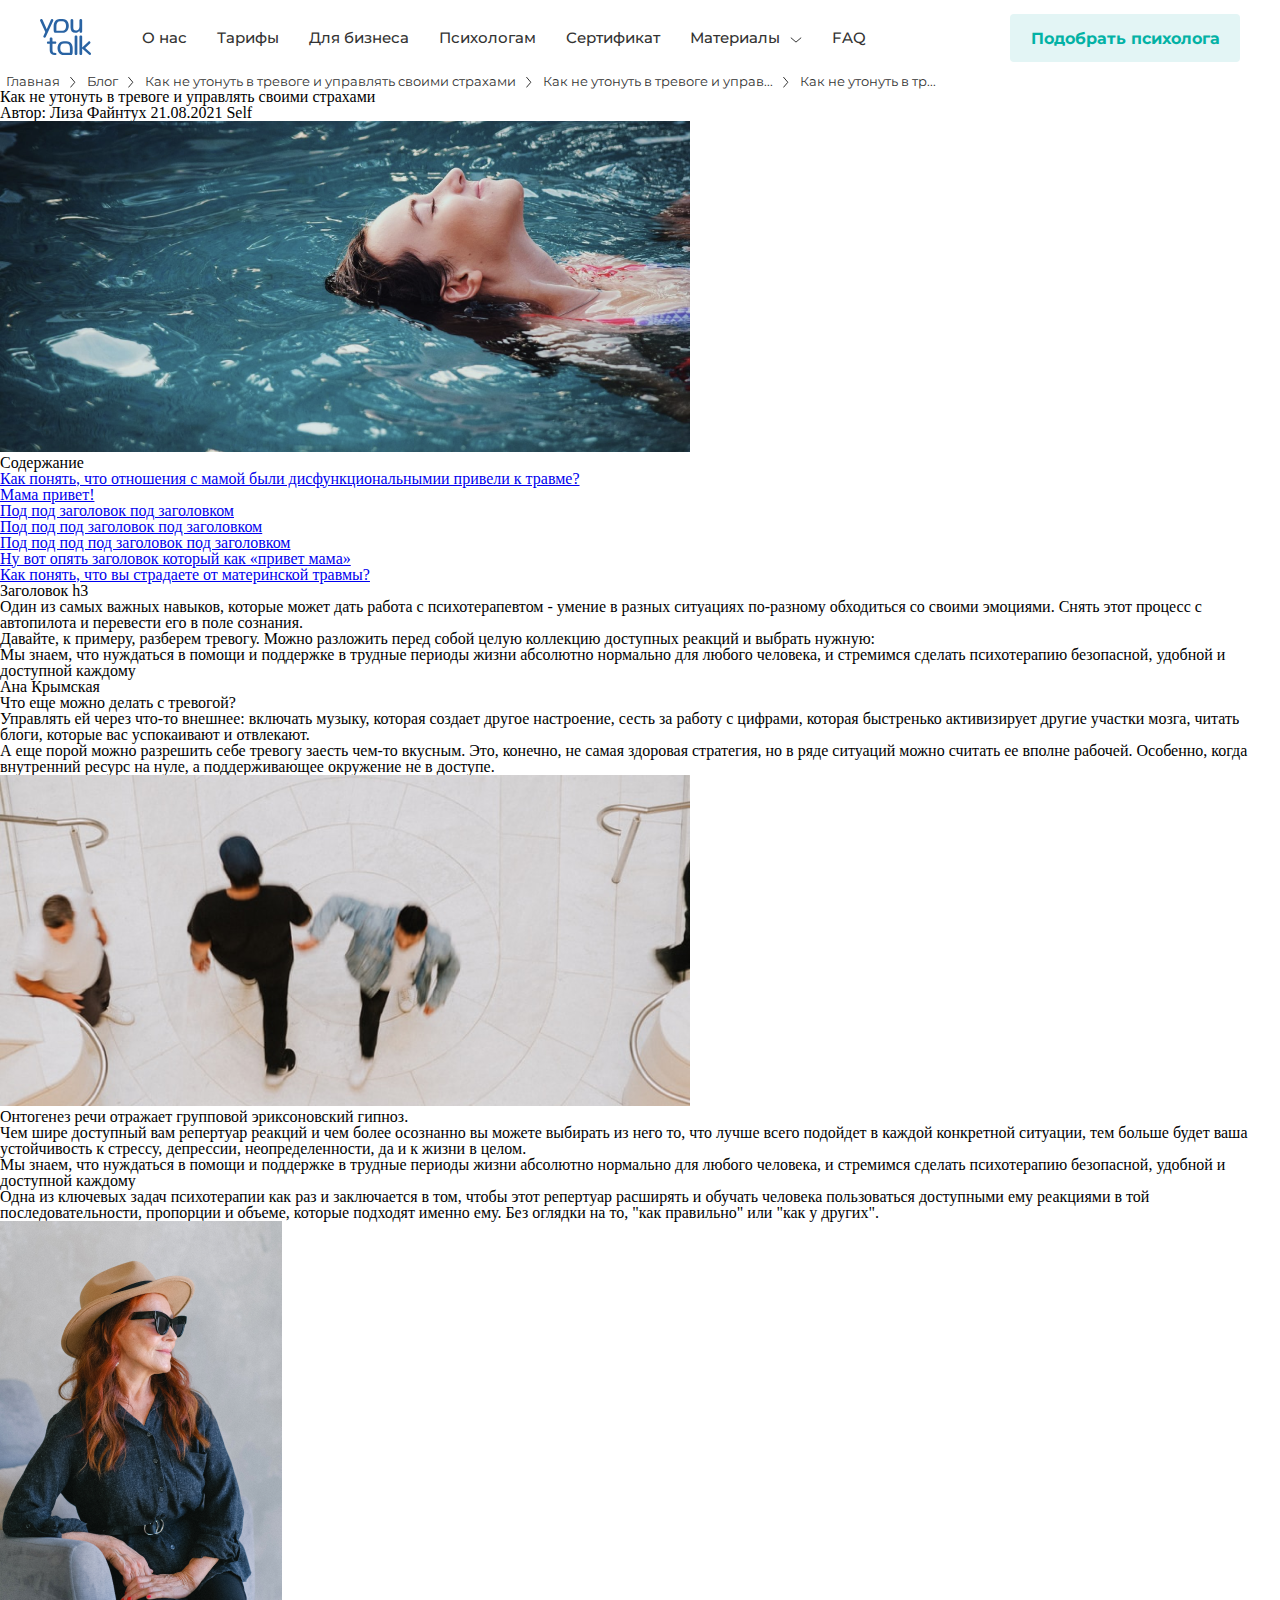
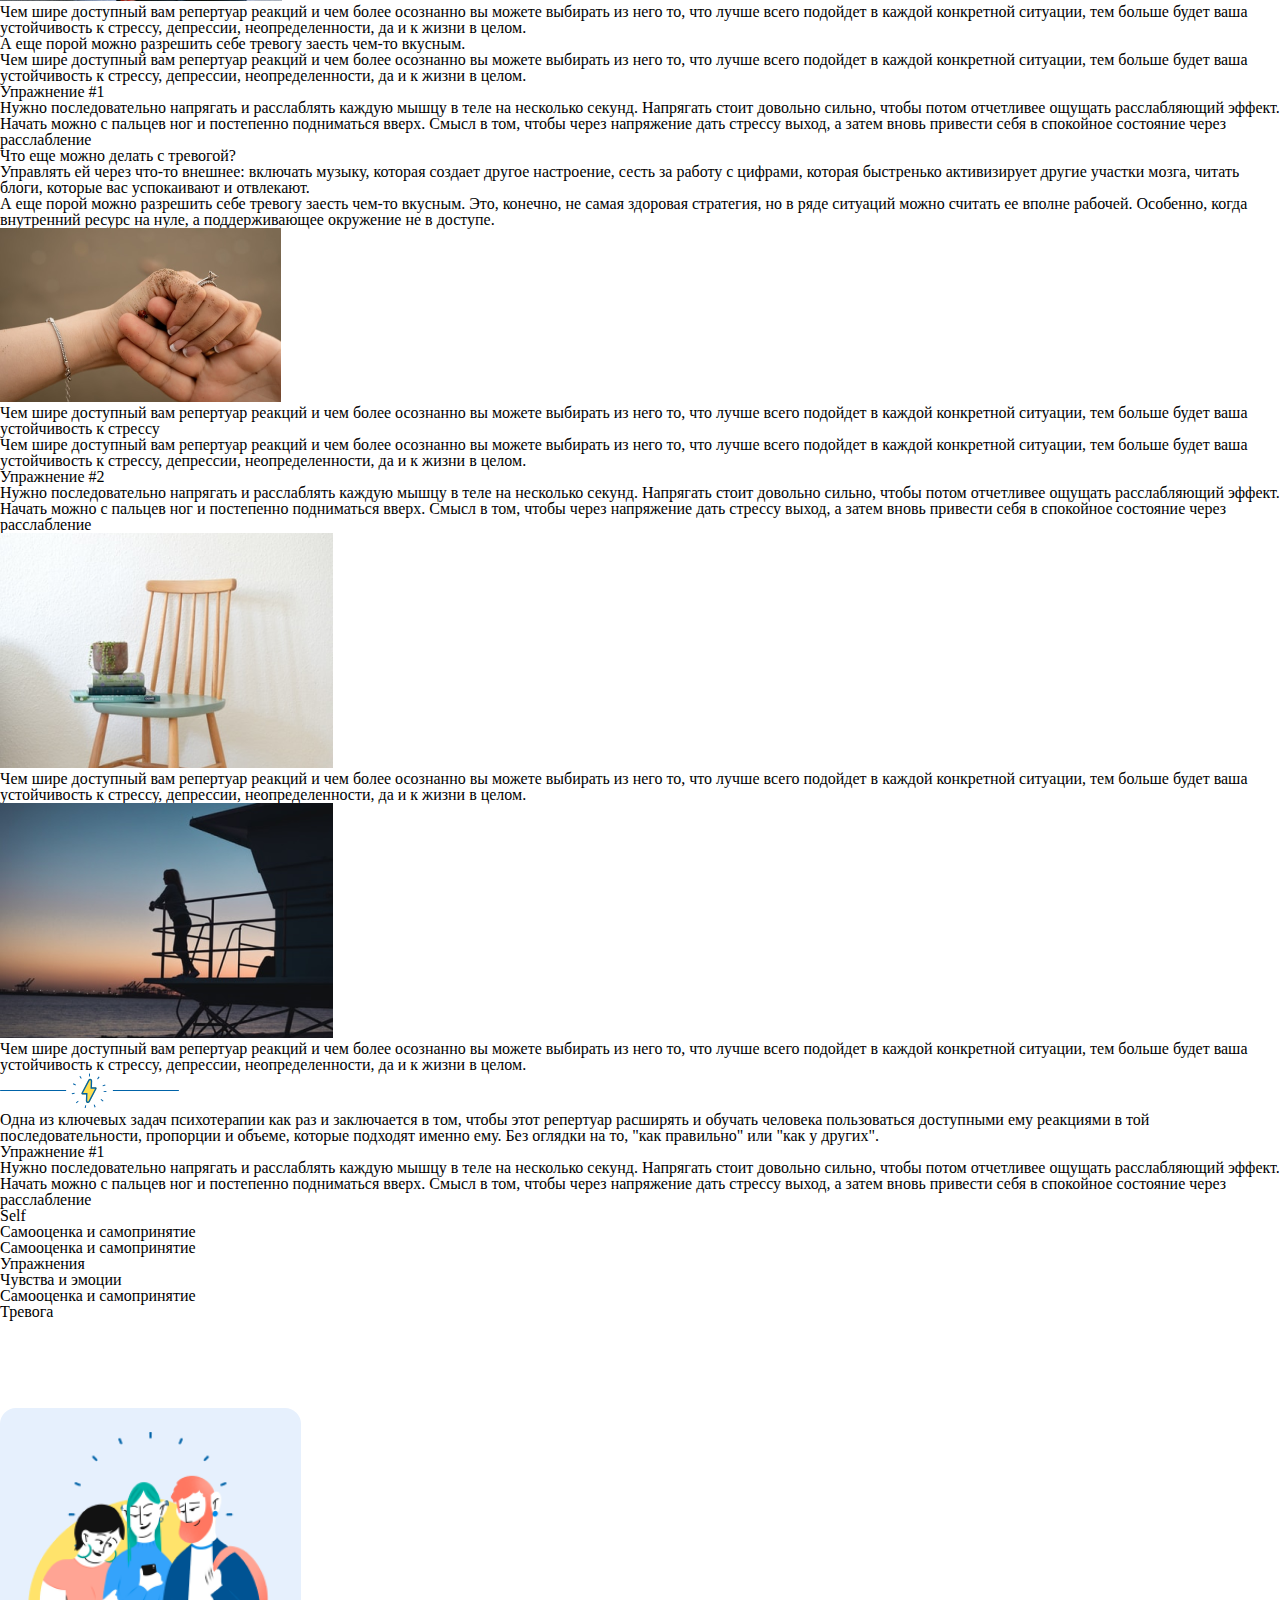
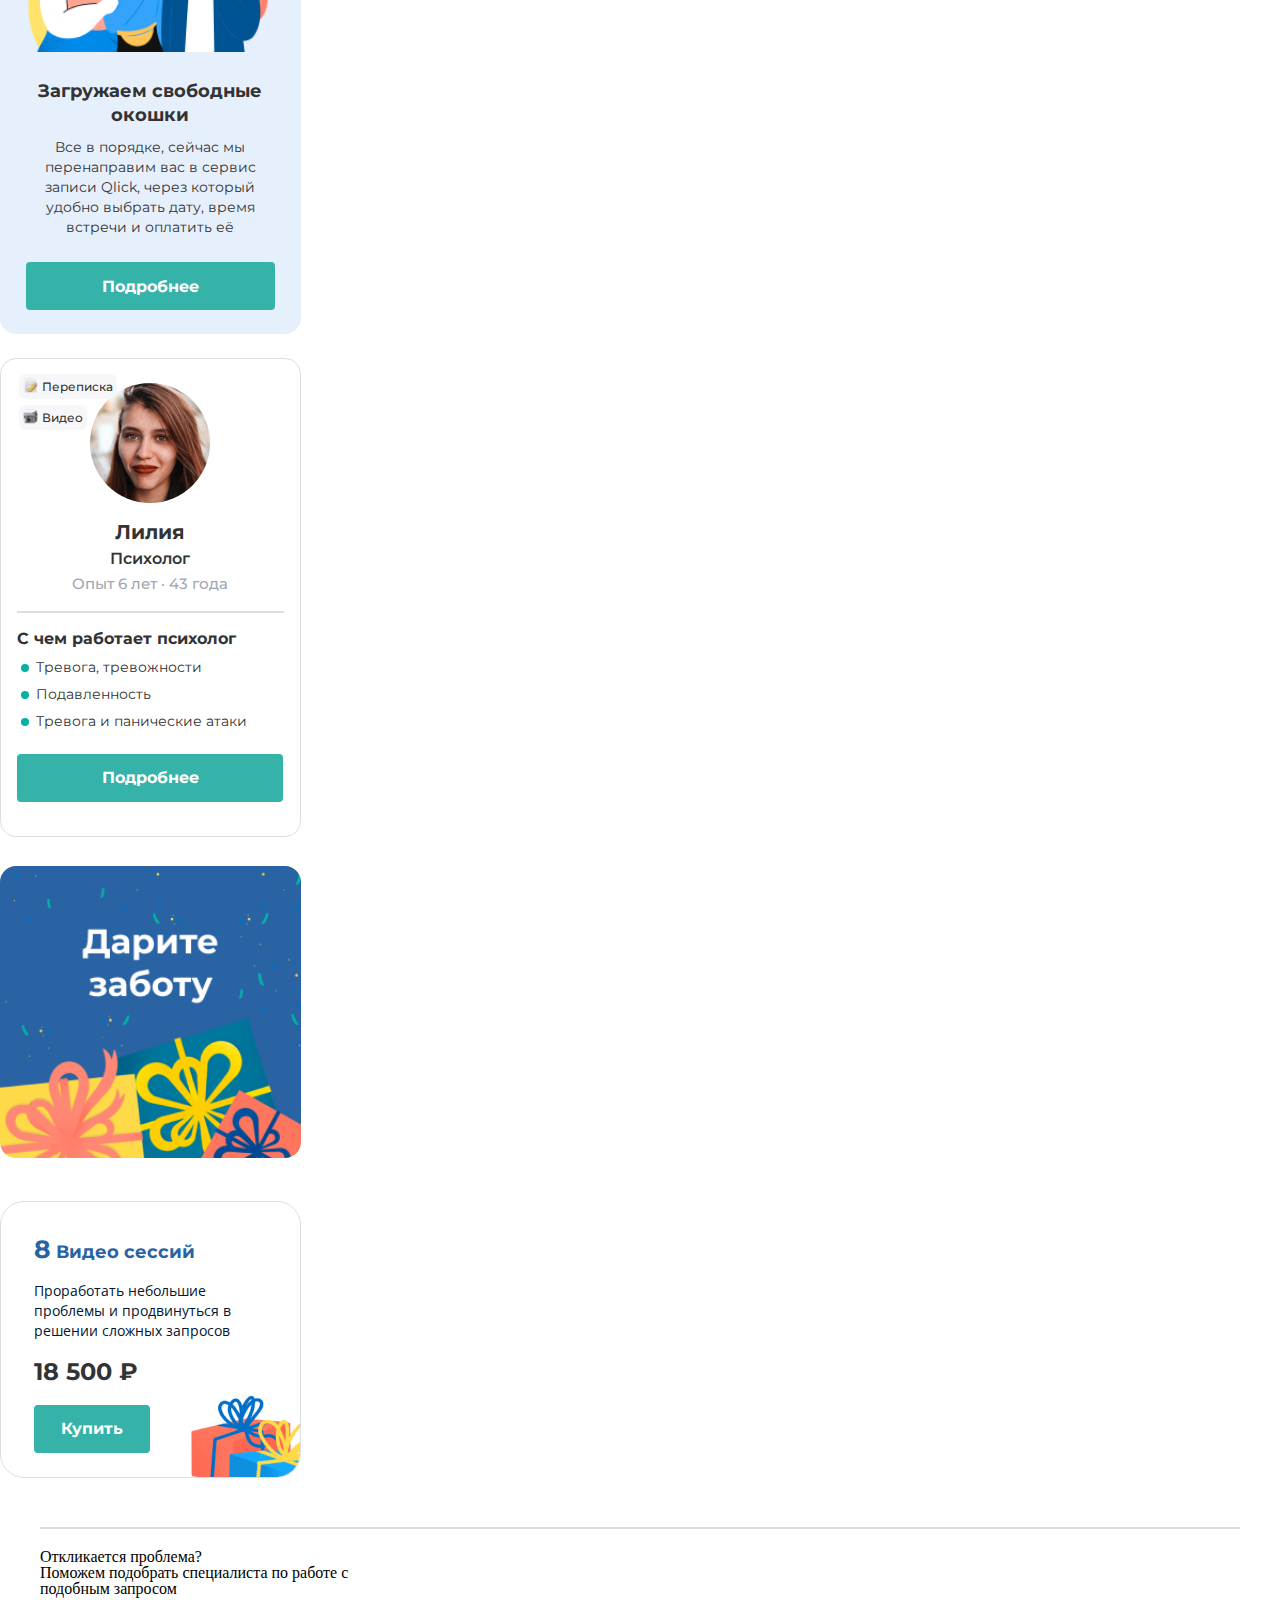
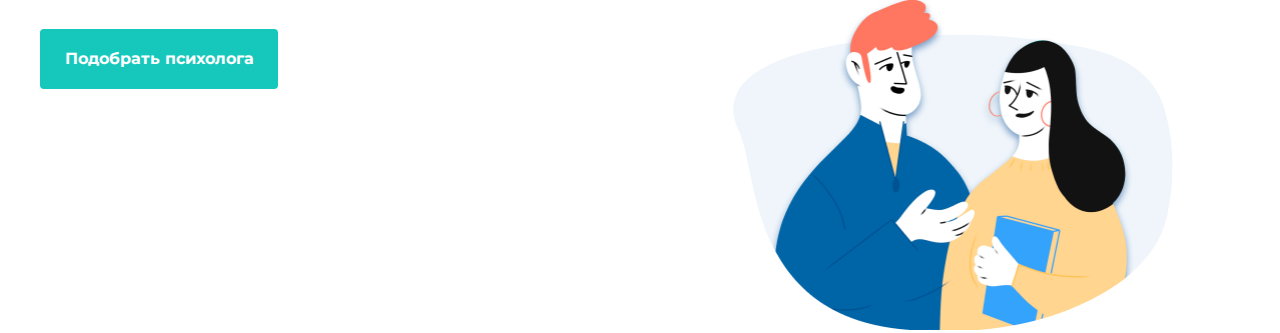
<file: details.html>
<!DOCTYPE html>
<html lang="ru">
<head>
    <meta charset="UTF-8">
    <meta http-equiv="X-UA-Compatible" content="IE=edge">
    <meta name="viewport" content="width=device-width, initial-scale=1.0">
    <title>Как не утонуть в тревоге и управлять своими страхами | YouTalk</title>
    <link rel="shortcut icon" href="images/favicon.ico" type="image/x-icon">
    <link rel="preconnect" href="https://fonts.googleapis.com">
    <link rel="preconnect" href="https://fonts.gstatic.com" crossorigin>
    <link href="https://fonts.googleapis.com/css2?family=Montserrat:ital,wght@0,400;0,500;0,600;0,700;1,400&display=swap" rel="stylesheet">
    <link rel="preconnect" href="https://fonts.googleapis.com">
    <link rel="preconnect" href="https://fonts.gstatic.com" crossorigin>
    <link href="https://fonts.googleapis.com/css2?family=Open+Sans&display=swap" rel="stylesheet">
    <link rel="stylesheet" href="css/reset.css">
    <link rel="stylesheet" href="css/style.css">
</head>
<body>
    <header class="header">
        <div class="header__container">
            <a href="index.html">
                <img src="images/logo.svg" alt="Логотип YouTalk">
            </a>
            <nav class="header__nav">
                <ul class="header__nav-list">
                    <li class="header__nav-item">
                        <a href="#">О нас</a>
                    </li>
                    <li class="header__nav-item">
                        <a href="#">Тарифы</a>
                    </li>
                    <li class="header__nav-item">
                        <a href="#">Для бизнеса</a>
                    </li>
                    <li class="header__nav-item">
                        <a href="#">Психологам</a>
                    </li>
                    <li class="header__nav-item">
                        <a href="#">Сертификат</a>
                    </li>
                    <li class="header__nav-item header__nav-item_submenu">
                        <a href="#" onclick="navSubmenuToggle()" role="button">Материалы</a>
                        <ul class="header__nav-item-submenu-list" style="display: none">
                            <li class="header__nav-item-submenu-item">
                                <a href="#">Материал 1</a>
                            </li>
                            <li class="header__nav-item-submenu-item">
                                <a href="#">Материал 2</a>
                            </li>
                            <li class="header__nav-item-submenu-item">
                                <a href="#">Материал 3</a>
                            </li>
                            <li class="header__nav-item-submenu-item">
                                <a href="#">Материал 4</a>
                            </li>
                            <li class="header__nav-item-submenu-item">
                                <a href="#">Материал 5</a>
                            </li>
                        </ul>
                    </li>
                    <li class="header__nav-item">
                        <a href="#">FAQ</a>
                    </li>
                </ul>
            </nav>
            <nav class="header__nav-mobile">
                <button class="header__nav-mobile-button" onclick="burgerMenuToggle()">
                    <img src="images/nav-burger-icon.svg" alt="Кнопка открытия меню навигации">
                </button>
                <ul class="header__nav-mobile-list" style="display: none">
                    <li class="header__nav-mobile-item">
                        <a href="#">О нас</a>
                    </li>
                    <li class="header__nav-mobile-item">
                        <a href="#">Тарифы</a>
                    </li>
                    <li class="header__nav-mobile-item">
                        <a href="#">Для бизнеса</a>
                    </li>
                    <li class="header__nav-mobile-item">
                        <a href="#">Психологам</a>
                    </li>
                    <li class="header__nav-mobile-item">
                        <a href="#">Сертификат</a>
                    </li>
                    <li class="header__nav-mobile-item header__nav-mobile-item_submenu">
                        <a href="#" onclick="navMobileSubmenuToggle()" role="button">Материалы</a>
                        <ul class="header__nav-mobile-item-submenu-list" style="display: none">
                            <li class="header__nav-mobile-item-submenu-item">
                                <a href="#">Материал 1</a>
                            </li>
                            <li class="header__nav-mobile-item-submenu-item">
                                <a href="#">Материал 2</a>
                            </li>
                            <li class="header__nav-mobile-item-submenu-item">
                                <a href="#">Материал 3</a>
                            </li>
                            <li class="header__nav-mobile-item-submenu-item">
                                <a href="#">Материал 4</a>
                            </li>
                            <li class="header__nav-mobile-item-submenu-item">
                                <a href="#">Материал 5</a>
                            </li>
                        </ul>
                    </li>
                    <li class="header__nav-mobile-item">
                        <a href="#">FAQ</a>
                    </li>
                </ul>
            </nav>
            <button class="header__button">Подобрать психолога</button>
        </div>
    </header>
    <div class="content-details">
        <div class="details-background"></div>
        <div class="content-details__container">
            <main class="details-content">
                <ul class="breadcrumps">
                    <li>
                        <a href="#">Главная</a>
                    </li>
                    <li>
                        <a href="index.html">Блог</a>
                    </li>
                    <li class="breadcrumps-details">
                        <a href="details.html">Как не утонуть в тревоге и управлять своими страхами</a>
                    </li>
                    <li class="breadcrumps-details_414px">
                        <a href="details.html">Как не утонуть в тревоге и управ...</a>
                    </li>
                    <li class="breadcrumps-details_320px">
                        <a href="details.html">Как не утонуть в тр...</a>
                    </li>
                </ul>
                <section>
                    <h1 class="details-content__title">Как не утонуть в тревоге и управлять своими страхами</h1>
                    <p class="details-content__author">Автор: Лиза Файнтух <time datetime="2021-08-11" class="details-content__pubdate">21.08.2021</time> <span class="details-content__title-tag">Self</span></p>
                    <img src="images/details-title-image.png" alt="Девушка лежит на воде и улыбается" class="details-content__title-image">
                </section>
                <section>
                    <h3 class="details-content__h3-title details-content__h3-title_table-of-contents">Содержание</h3>
                    <ul class="details-content__table-of-contents">
                        <li>
                            <a href="#details-label-1">Как понять, что отношения с мамой были дисфункциональнымии привели к травме?</a>
                            <ul>
                                <li>
                                    <a href="#details-label-2">Мама привет!</a>
                                    <ul>
                                        <li>
                                            <a href="#details-label-3">Под под заголовок под заголовком</a>
                                            <ul>
                                                <li>
                                                    <a href="#details-label-4">Под под под заголовок под заголовком</a>
                                                    <ul>
                                                        <li>
                                                            <a href="#details-label-5">Под под под под заголовок под заголовком</a>
                                                        </li>
                                                    </ul>
                                                </li>
                                            </ul>
                                        </li>
                                    </ul>
                                </li>
                                <li>
                                    <a href="#details-label-6">Ну вот опять заголовок который как «привет мама»</a>
                                </li>
                            </ul>
                        </li>
                        <li>
                            <a href="#details-label-7">Как понять, что вы страдаете от материнской травмы?</a>
                        </li>
                    </ul>
                </section>
                <section>
                    <a id="details-label-1"></a>
                    <h2 class="details-content__h2-title details-content__h2-title_chapter-1">Заголовок h3</h2>
                    <p class="details-content__text">Один из самых важных навыков, которые может дать работа с психотерапевтом - умение в разных ситуациях по-разному обходиться со своими эмоциями.  Снять этот процесс с автопилота и перевести его в поле сознания.</p>
                    <p class="details-content__text">Давайте, к примеру, разберем тревогу. Можно разложить перед собой целую коллекцию доступных реакций и выбрать нужную:</p>
                    <figure class="details-content__quote">
                        <blockquote>Мы знаем, что нуждаться в помощи и поддержке в трудные периоды жизни абсолютно нормально для любого человека, и стремимся сделать психотерапию безопасной, удобной и доступной каждому</blockquote>
                        <figcaption>Ана Крымская</figcaption>
                    </figure>
                </section>
                <section>
                    <a id="details-label-2"></a>
                    <h2 class="details-content__h2-title details-content__h2-title_chapter-2">Что еще можно делать с тревогой?</h2>
                    <ul class="details-content__listing-in-text">
                        <li>Управлять ей через что-то внешнее: включать музыку, которая создает другое настроение, сесть за работу с цифрами, которая быстренько активизирует другие участки мозга, читать блоги, которые вас успокаивают и отвлекают.</li>
                        <li>А еще порой можно разрешить себе тревогу заесть чем-то вкусным. Это, конечно, не самая здоровая стратегия, но в ряде ситуаций можно считать ее вполне рабочей. Особенно, когда внутренний ресурс на нуле, а поддерживающее окружение не в доступе.</li>
                    </ul>
                    <figure class="details-content__image-1">
                        <img src="images/details-image-1.png" alt="Вид сверху на проходящих мимо друг друга людей">
                        <figcaption>Онтогенез речи отражает групповой эриксоновский гипноз.</figcaption>
                    </figure>
                    <p class="details-content__text">Чем шире доступный вам репертуар реакций и чем более осознанно вы можете выбирать из него то, что лучше всего подойдет в каждой конкретной ситуации, тем больше будет ваша устойчивость к стрессу, депрессии, неопределенности, да и к жизни в целом.</p>
                    <a id="details-label-3"></a>
                    <p class="details-content__centered-text">Мы знаем, что нуждаться в помощи и поддержке в трудные периоды жизни абсолютно нормально для любого человека, и стремимся сделать психотерапию безопасной, удобной и доступной каждому</p>
                    <p class="details-content__text">Одна из ключевых задач психотерапии как раз и заключается в том, чтобы этот репертуар расширять и обучать человека пользоваться доступными ему реакциями в той последовательности, пропорции и объеме, которые подходят именно ему. Без оглядки на то, "как правильно" или "как у других".</p>
                    <div class="details-content__image-left-for-text">
                        <img src="images/details-image-2.png" alt="Довольная женщина смотрит вдаль">
                        <p>Чем шире доступный вам репертуар реакций и чем более осознанно вы можете выбирать из него то, что лучше всего подойдет в каждой конкретной ситуации, тем больше будет ваша устойчивость к стрессу, депрессии, неопределенности, да и к жизни в целом.<br>А еще порой можно разрешить себе тревогу заесть чем-то вкусным.</p>
                    </div>
                    <p class="details-content__text">Чем шире доступный вам репертуар реакций и чем более осознанно вы можете выбирать из него то, что лучше всего подойдет в каждой конкретной ситуации, тем больше будет ваша устойчивость к стрессу, депрессии, неопределенности, да и к жизни в целом.</p>
                    <a id="details-label-4"></a>
                    <div class="details-content__exersice details-content__exersice_1">
                        <h3 class="details-content__h3-title">Упражнение #1</h3>
                        <p class="details-content__text details-content__text_exersice">Нужно последовательно напрягать и расслаблять каждую мышцу в теле на несколько секунд. Напрягать стоит довольно сильно, чтобы потом отчетливее ощущать расслабляющий эффект. Начать можно с пальцев ног и постепенно подниматься вверх. Смысл в том, чтобы через напряжение дать стрессу выход, а затем вновь привести себя в спокойное состояние через расслабление</p>
                    </div>
                </section>
                <section>
                    <a id="details-label-5"></a>
                    <h2 class="details-content__h2-title details-content__h2-title_chapter-3">Что еще можно делать с тревогой?</h2>
                    <ul class="details-content__listing-in-text details-content__listing-in-text_chapter-3">
                        <li>Управлять ей через что-то внешнее: включать музыку, которая создает другое настроение, сесть за работу с цифрами, которая быстренько активизирует другие участки мозга, читать блоги, которые вас успокаивают и отвлекают.</li>
                        <li>А еще порой можно разрешить себе тревогу заесть чем-то вкусным. Это, конечно, не самая здоровая стратегия, но в ряде ситуаций можно считать ее вполне рабочей. Особенно, когда внутренний ресурс на нуле, а поддерживающее окружение не в доступе.</li>
                    </ul>
                    <div class="details-content__image-left-for-text details-content__image-left-for-text_chapter-3">
                        <img src="images/details-image-3.png" alt="Одна рука держит другую">
                        <p>Чем шире доступный вам репертуар реакций и чем более осознанно вы можете выбирать из него то, что лучше всего подойдет в каждой конкретной ситуации, тем больше будет ваша устойчивость к стрессу</p>
                    </div>
                    <p class="details-content__text">Чем шире доступный вам репертуар реакций и чем более осознанно вы можете выбирать из него то, что лучше всего подойдет в каждой конкретной ситуации, тем больше будет ваша устойчивость к стрессу, депрессии, неопределенности, да и к жизни в целом.</p>
                    <a id="details-label-6"></a>
                    <div class="details-content__exersice details-content__exersice_2">
                        <h3 class="details-content__h3-title">Упражнение #2</h3>
                        <p class="details-content__text details-content__text_exersice">Нужно последовательно напрягать и расслаблять каждую мышцу в теле на несколько секунд. Напрягать стоит довольно сильно, чтобы потом отчетливее ощущать расслабляющий эффект. Начать можно с пальцев ног и постепенно подниматься вверх. Смысл в том, чтобы через напряжение дать стрессу выход, а затем вновь привести себя в спокойное состояние через расслабление</p>
                    </div>
                    <div class="details-content__two-images">
                        <div class="details-content__two-images-item details-content__two-images-item_left">
                            <img src="images/details-image-4.png" alt="Стул, на котором книги и ваза">
                            <p class="details-content__text details-content__text_two-images">Чем шире доступный вам репертуар реакций и чем более осознанно вы можете выбирать из него то, что лучше всего подойдет в каждой конкретной ситуации, тем больше будет ваша устойчивость к стрессу, депрессии, неопределенности, да и к жизни в целом.</p>
                        </div>
                        <div class="details-content__two-images-item details-content__two-images-item_right">
                            <img src="images/details-image-5.png" alt="Девушка смотрит в реку на фоне заката">
                            <p class="details-content__text details-content__text_two-images">Чем шире доступный вам репертуар реакций и чем более осознанно вы можете выбирать из него то, что лучше всего подойдет в каждой конкретной ситуации, тем больше будет ваша устойчивость к стрессу, депрессии, неопределенности, да и к жизни в целом.</p>
                        </div>
                    </div>
                    <div class="details-content__lightning-delimiter details-content__lightning-delimiter_chapter-3">
                        <img src="images/details-lightning-delimiter.svg" alt="">
                    </div>
                    <p class="details-content__text">Одна из ключевых задач психотерапии как раз и заключается в том, чтобы этот репертуар расширять и обучать человека пользоваться доступными ему реакциями в той последовательности, пропорции и объеме, которые подходят именно ему. Без оглядки на то, "как правильно" или "как у других".</p>
                    <a id="details-label-7"></a>
                    <div class="details-content__exersice details-content__exersice_3">
                        <h3 class="details-content__h3-title">Упражнение #1</h3>
                        <p class="details-content__text details-content__text_exersice">Нужно последовательно напрягать и расслаблять каждую мышцу в теле на несколько секунд. Напрягать стоит довольно сильно, чтобы потом отчетливее ощущать расслабляющий эффект. Начать можно с пальцев ног и постепенно подниматься вверх. Смысл в том, чтобы через напряжение дать стрессу выход, а затем вновь привести себя в спокойное состояние через расслабление</p>
                    </div>
                    <ul class="details-content__tags">
                        <li>Self</li>
                        <li>Самооценка и самопринятие</li>
                        <li>Самооценка и самопринятие</li>
                        <li>Упражнения</li>
                        <li>Чувства и эмоции</li>
                        <li>Самооценка и самопринятие</li>
                        <li>Тревога</li>
                    </ul>
                </section>
            </main>
            <aside class="additional-info">
                <div class="additional-info__window additional-info__window_1">
                    <img src="images/details-aside-window-1.png" alt="">
                    <h3>Загружаем свободные окошки</h3>
                    <p>Все в порядке, сейчас мы перенаправим вас в сервис записи Qlick, через который удобно выбрать дату,  время встречи и оплатить её</p>
                    <button class="additional-info__window-button">Подробнее</button>
                </div>
                <div class="additional-info__window additional-info__window_2">
                    <ul>
                        <li>
                            <div>Переписка</div>
                        </li>
                        <li>
                            <div>Видео</div>
                        </li>
                    </ul>
                    <img src="images/details-aside-window-2.png" alt="Фото психолога Лилии">
                    <h3>Лилия</h3>
                    <span>Психолог</span>
                    <p>Опыт 6 лет &#183; 43 года</p>
                    <h4>С чем работает психолог</h4>
                    <ul class="additional-info__window_2-list">
                        <li>Тревога, тревожности</li>
                        <li>Подавленность</li>
                        <li>Тревога и панические атаки</li>
                    </ul>
                    <button class="additional-info__window-button additional-info__window-button_window-2">Подробнее</button>
                </div>
                <div class="additional-info__window additional-info__window_3"></div>
                <div class="additional-info__window additional-info__window_4">
                    <img src="images/details-aside-window-4.png" alt="">
                    <h3><span>8</span> Видео сессий</h3>
                    <p>Проработать небольшие проблемы и продвинуться в решении сложных запросов</p>
                    <span>18 500 &#8381;</span>
                    <div>
                        <button class="additional-info__window-button additional-info__window-button_window-4">Купить</button>
                    </div>
                </div>
            </aside>
        </div>
    </div>
    <section class="feedback">
        <div class="feedback-background"></div>
        <div class="feedback__container">
            <div class="feedback__content-wrapper feedback__content-wrapper_leftside">
                <h2 class="details-content__title details-content__title_feedback">Откликается проблема?</h2>
                <p class="details-content__text details-content__text_feedback">Поможем подобрать специалиста по работе с подобным запросом</p>
                <button class="feedback__button">Подобрать психолога</button>
            </div>
            <div class="feedback__content-wrapper feedback__content-wrapper_rightside">
                <img src="images/details-feedback-image.png" alt="">
            </div>
        </div>
    </section>
    <footer class="footer-details"></footer>
    <script src="js/main.js"></script>
</body>
</html>
</file>
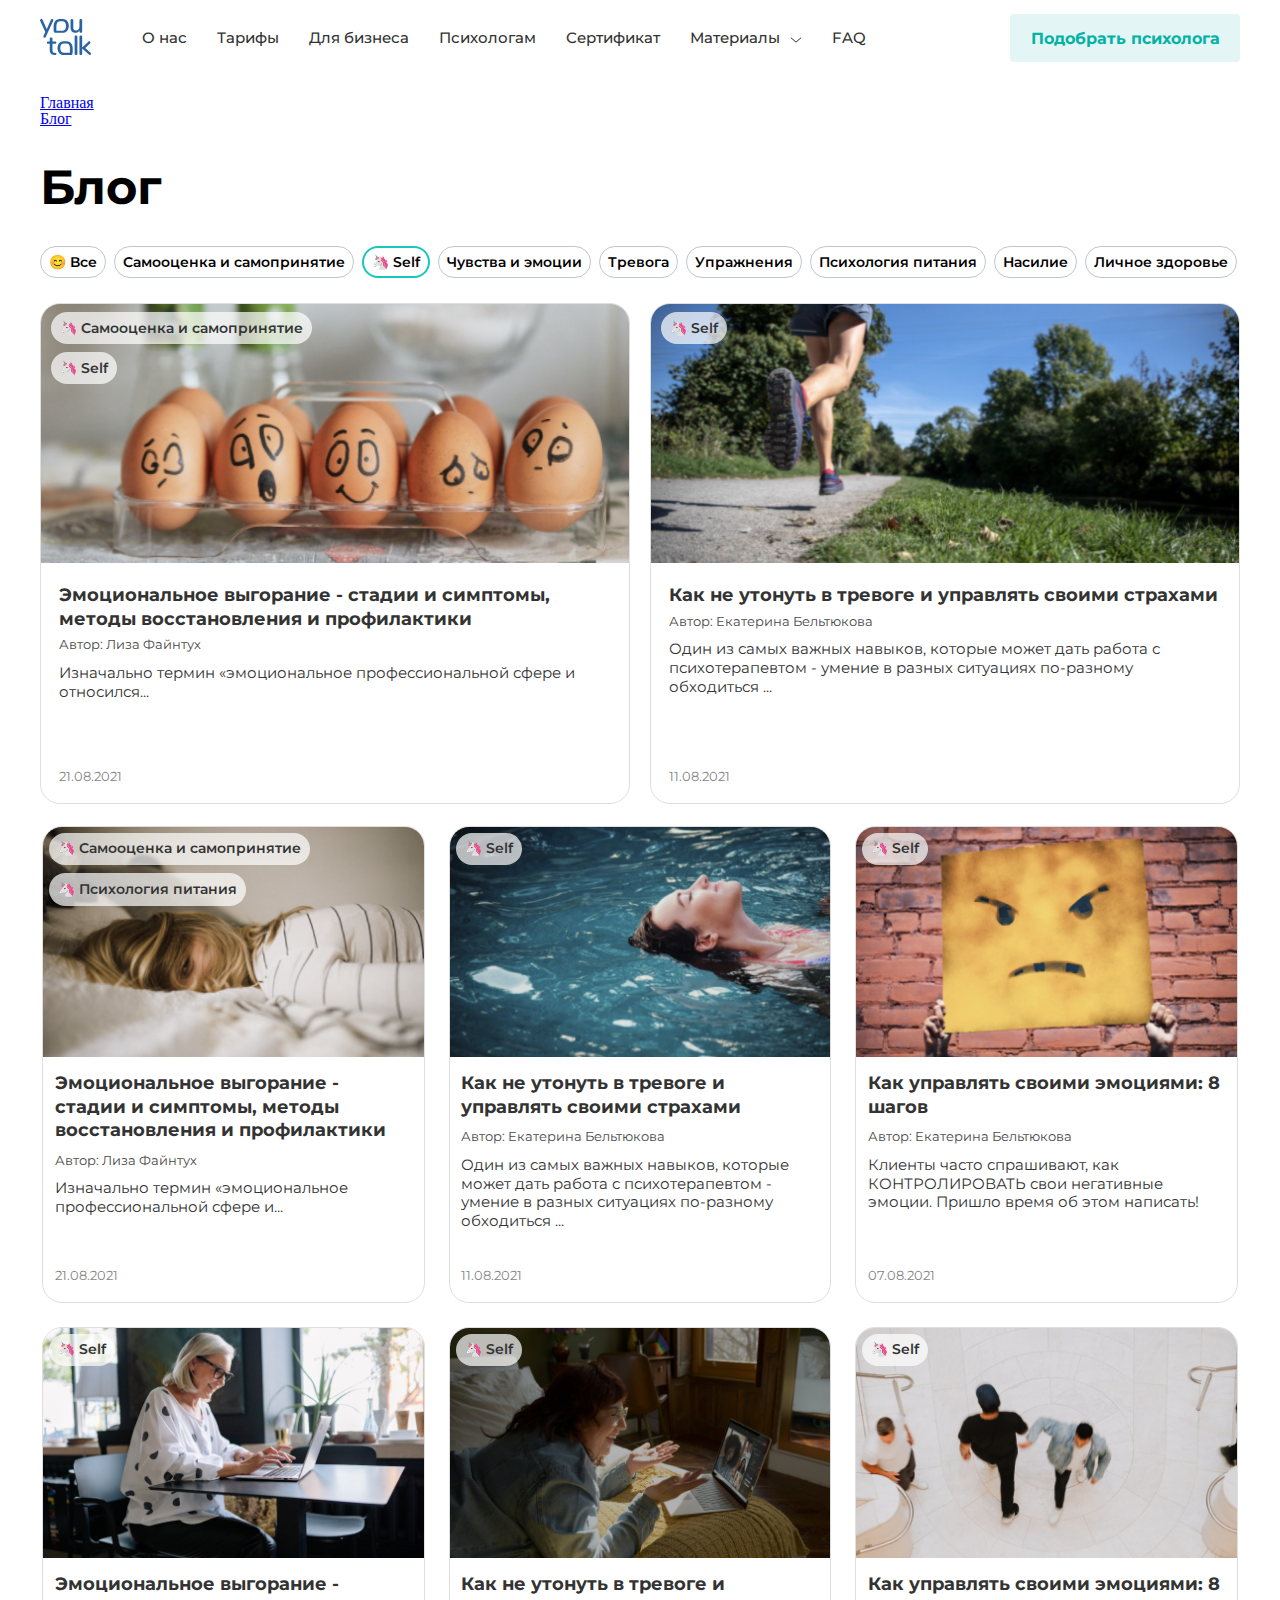
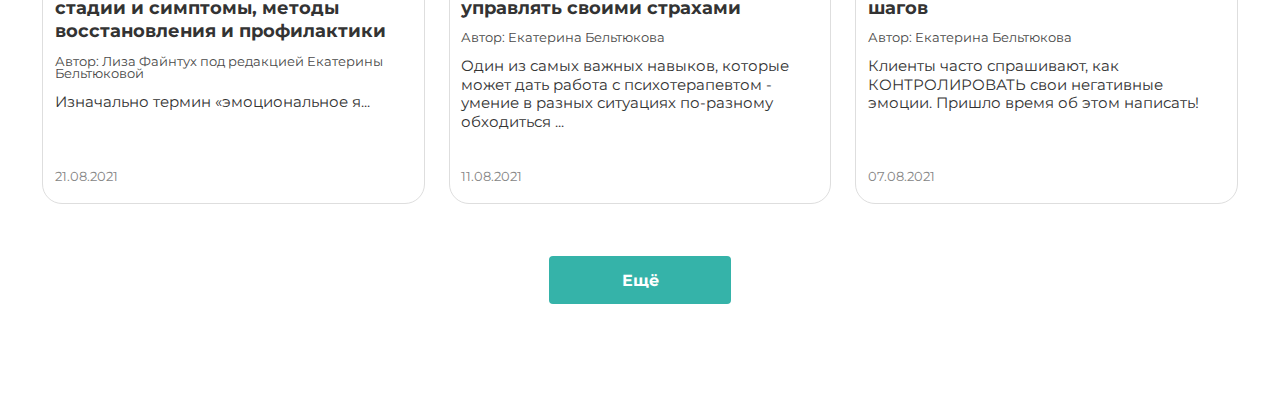
<file: homepage.html>
<!DOCTYPE html>
<html lang="ru">
<head>
    <meta charset="UTF-8">
    <meta http-equiv="X-UA-Compatible" content="IE=edge">
    <meta name="viewport" content="width=device-width, initial-scale=1.0">
    <title>YouTalk</title>
    <link rel="shortcut icon" href="images/favicon.ico" type="image/x-icon">
    <link rel="preconnect" href="https://fonts.googleapis.com">
    <link rel="preconnect" href="https://fonts.gstatic.com" crossorigin>
    <link href="https://fonts.googleapis.com/css2?family=Montserrat:ital,wght@0,400;0,500;0,600;0,700;1,400&display=swap" rel="stylesheet">
    <link rel="preconnect" href="https://fonts.googleapis.com">
    <link rel="preconnect" href="https://fonts.gstatic.com" crossorigin>
    <link href="https://fonts.googleapis.com/css2?family=Open+Sans&display=swap" rel="stylesheet">
    <link rel="stylesheet" href="css/reset.css">
    <link rel="stylesheet" href="css/style.css">
</head>
<body>
    <header class="header">
        <div class="header__container">
            <a href="homepage.html">
                <img src="images/logo.svg" alt="Логотип YouTalk">
            </a>
            <nav class="header__nav">
                <ul class="header__nav-list">
                    <li class="header__nav-item">
                        <a href="#">О нас</a>
                    </li>
                    <li class="header__nav-item">
                        <a href="#">Тарифы</a>
                    </li>
                    <li class="header__nav-item">
                        <a href="#">Для бизнеса</a>
                    </li>
                    <li class="header__nav-item">
                        <a href="#">Психологам</a>
                    </li>
                    <li class="header__nav-item">
                        <a href="#">Сертификат</a>
                    </li>
                    <li class="header__nav-item header__nav-item_submenu">
                        <a href="#" onclick="navSubmenuToggle()" role="button">Материалы</a>
                        <ul class="header__nav-item-submenu-list" style="display: none">
                            <li class="header__nav-item-submenu-item">
                                <a href="#">Материал 1</a>
                            </li>
                            <li class="header__nav-item-submenu-item">
                                <a href="#">Материал 2</a>
                            </li>
                            <li class="header__nav-item-submenu-item">
                                <a href="#">Материал 3</a>
                            </li>
                            <li class="header__nav-item-submenu-item">
                                <a href="#">Материал 4</a>
                            </li>
                            <li class="header__nav-item-submenu-item">
                                <a href="#">Материал 5</a>
                            </li>
                        </ul>
                    </li>
                    <li class="header__nav-item">
                        <a href="#">FAQ</a>
                    </li>
                </ul>
            </nav>
            <nav class="header__nav-mobile">
                <button class="header__nav-mobile-button" onclick="burgerMenuToggle()">
                    <img src="images/nav-burger-icon.svg" alt="Кнопка открытия меню навигации">
                </button>
                <ul class="header__nav-mobile-list" style="display: none">
                    <li class="header__nav-mobile-item">
                        <a href="#">О нас</a>
                    </li>
                    <li class="header__nav-mobile-item">
                        <a href="#">Тарифы</a>
                    </li>
                    <li class="header__nav-mobile-item">
                        <a href="#">Для бизнеса</a>
                    </li>
                    <li class="header__nav-mobile-item">
                        <a href="#">Психологам</a>
                    </li>
                    <li class="header__nav-mobile-item">
                        <a href="#">Сертификат</a>
                    </li>
                    <li class="header__nav-mobile-item header__nav-mobile-item_submenu">
                        <a href="#" onclick="navMobileSubmenuToggle()" role="button">Материалы</a>
                        <ul class="header__nav-mobile-item-submenu-list" style="display: none">
                            <li class="header__nav-mobile-item-submenu-item">
                                <a href="#">Материал 1</a>
                            </li>
                            <li class="header__nav-mobile-item-submenu-item">
                                <a href="#">Материал 2</a>
                            </li>
                            <li class="header__nav-mobile-item-submenu-item">
                                <a href="#">Материал 3</a>
                            </li>
                            <li class="header__nav-mobile-item-submenu-item">
                                <a href="#">Материал 4</a>
                            </li>
                            <li class="header__nav-mobile-item-submenu-item">
                                <a href="#">Материал 5</a>
                            </li>
                        </ul>
                    </li>
                    <li class="header__nav-mobile-item">
                        <a href="#">FAQ</a>
                    </li>
                </ul>
            </nav>
            <button class="header__button">Подобрать психолога</button>
        </div>
    </header>
    <main class="main">
        <section class="main-header">
            <div class="main-header__container">
                <ul class="main-header__breadcrumps">
                    <li>
                        <a href="#">Главная</a>
                    </li>
                    <li>
                        <a href="homepage.html">Блог</a>
                    </li>
                </ul>
                <h1 class="main-header__title">Блог</h1>
                <ul class="main-header__filters">
                    <li class="main-header__filters-item">
                        <button>&#128522; Все</button>
                    </li>
                    <li class="main-header__filters-item">
                        <button>Самооценка и самопринятие</button>
                    </li>
                    <li class="main-header__filters-item main-header__filters-item_active">
                        <button>&#129412; Self</button>
                    </li>
                    <li class="main-header__filters-item">
                        <button>Чувства и эмоции</button>
                    </li>
                    <li class="main-header__filters-item">
                        <button>Тревога</button>
                    </li>
                    <li class="main-header__filters-item">
                        <button>Упражнения</button>
                    </li>
                    <li class="main-header__filters-item">
                        <button>Психология питания</button>
                    </li>
                    <li class="main-header__filters-item">
                        <button>Насилие</button>
                    </li>
                    <li class="main-header__filters-item">
                        <button>Личное здоровье</button>
                    </li>
                </ul>
            </div>
        </section>
        <section class="big-articles">
            <div class="big-articles__container">
                <div class="main-background"></div>
                <article class="big-articles__item">
                    <a href="details.html">
                        <ul class="big-articles__item-tag">
                            <li>
                                <div>&#129412; Самооценка и самопринятие</div>
                            </li>
                            <li>
                                <div>&#129412; Self</div>
                            </li>
                        </ul>
                        <img src="images/big-article-1.png" alt="Яйца, на которых фломастером нарисованы лица" class="big-articles__item-image">
                        <h2 class="big-articles__item-title">Эмоциональное выгорание - стадии и симптомы, методы восстановления и профилактики</h2>
                        <p class="big-articles__item-author">Автор: Лиза Файнтух</p>
                        <p class="big-articles__item-description">Изначально термин «эмоциональное профессиональной сфере и относился...</p>
                        <time datetime="2021-08-21" class="big-articles__item-pubdate">21.08.2021</time>
                    </a>
                </article>
                <article class="big-articles__item">
                    <a href="details.html">
                        <ul class="big-articles__item-tag">
                            <li>
                                <div>&#129412; Self</div>
                            </li>
                        </ul>
                        <img src="images/big-article-2.png" alt="Тропинка, на которой человек занимается бегом" class="big-articles__item-image">
                        <h2 class="big-articles__item-title">Как не утонуть в тревоге и управлять своими страхами</h2>
                        <p class="big-articles__item-author">Автор: Екатерина Бельтюкова</p>
                        <p class="big-articles__item-description">Один из самых важных навыков, которые может дать работа с психотерапевтом - умение в разных ситуациях по-разному обходиться ...</p>
                        <time datetime="2021-08-11" class="big-articles__item-pubdate">11.08.2021</time>
                    </a>
                </article>
            </div>
        </section>
        <section class="small-articles">
            <div class="small-articles__container">
                <article class="small-articles__item">
                    <a href="details.html">
                        <ul class="small-articles__item-tag">
                            <li>
                                <div>&#129412; Самооценка и самопринятие</div>
                            </li>
                            <li>
                                <div>&#129412; Психология питания</div>
                            </li>
                        </ul>
                        <img src="images/small-article-1.png" alt="Девушка лежит на кровати с потерянным взглядом" class="small-articles__item-image">
                        <h2 class="small-articles__item-title">Эмоциональное выгорание - стадии и симптомы, методы восстановления и профилактики</h2>
                        <p class="small-articles__item-author">Автор: Лиза Файнтух</p>
                        <p class="small-articles__item-description">Изначально термин «эмоциональное профессиональной сфере и...</p>
                        <time datetime="2021-08-21" class="small-articles__item-pubdate">21.08.2021</time>
                    </a>
                </article>
                <article class="small-articles__item">
                    <a href="details.html">
                        <ul class="small-articles__item-tag">
                            <li>
                                <div>&#129412; Self</div>
                            </li>
                        </ul>
                        <img src="images/small-article-2.png" alt="Девушка лежит на воде и улыбается" class="small-articles__item-image">
                        <h2 class="small-articles__item-title">Как не утонуть в тревоге и управлять своими страхами</h2>
                        <p class="small-articles__item-author">Автор: Екатерина Бельтюкова</p>
                        <p class="small-articles__item-description">Один из самых важных навыков, которые может дать работа с психотерапевтом - умение в разных ситуациях по-разному обходиться ...</p>
                        <time datetime="2021-08-11" class="small-articles__item-pubdate">11.08.2021</time>
                    </a>
                </article>
                <article class="small-articles__item">
                    <a href="details.html">
                        <ul class="small-articles__item-tag">
                            <li>
                                <div>&#129412; Self</div>
                            </li>
                        </ul>
                        <img src="images/small-article-3.png" alt="На фоне кирпичной стены руки держат рисунок с грустным смайлом" class="small-articles__item-image">
                        <h2 class="small-articles__item-title">Как управлять своими эмоциями: 8 шагов</h2>
                        <p class="small-articles__item-author">Автор: Екатерина Бельтюкова</p>
                        <p class="small-articles__item-description">Клиенты часто спрашивают, как КОНТРОЛИРОВАТЬ свои негативные эмоции. Пришло время об этом написать!</p>
                        <time datetime="2021-08-07" class="small-articles__item-pubdate">07.08.2021</time>
                    </a>
                </article>
                <article class="small-articles__item">
                    <a href="details.html">
                        <ul class="small-articles__item-tag">
                            <li>
                                <div>&#129412; Self</div>
                            </li>
                        </ul>
                        <img src="images/small-article-4.png" alt="Женщина за столом смотрит в ноутбук и улыбается" class="small-articles__item-image">
                        <h2 class="small-articles__item-title">Эмоциональное выгорание - стадии и симптомы, методы восстановления и профилактики</h2>
                        <p class="small-articles__item-author">Автор: Лиза Файнтух под редакцией  Екатерины Бельтюковой</p>
                        <p class="small-articles__item-description">Изначально термин «эмоциональное я...</p>
                        <time datetime="2021-08-21" class="small-articles__item-pubdate">21.08.2021</time>
                    </a>
                </article>
                <article class="small-articles__item">
                    <a href="details.html">
                        <ul class="small-articles__item-tag">
                            <li>
                                <div>&#129412; Self</div>
                            </li>
                        </ul>
                        <img src="images/small-article-5.png" alt="Женщина лежит на кровати и, улыбаясь, общается по видеосвязи через ноутбук" class="small-articles__item-image">
                        <h2 class="small-articles__item-title">Как не утонуть в тревоге и управлять своими страхами</h2>
                        <p class="small-articles__item-author">Автор: Екатерина Бельтюкова</p>
                        <p class="small-articles__item-description">Один из самых важных навыков, которые может дать работа с психотерапевтом - умение в разных ситуациях по-разному обходиться ...</p>
                        <time datetime="2021-08-11" class="small-articles__item-pubdate">11.08.2021</time>
                    </a>
                </article>
                <article class="small-articles__item">
                    <a href="details.html">
                        <ul class="small-articles__item-tag">
                            <li>
                                <div>&#129412; Self</div>
                            </li>
                        </ul>
                        <img src="images/small-article-6.png" alt="Вид сверху на проходящих мимо друг друга людей" class="small-articles__item-image">
                        <h2 class="small-articles__item-title">Как управлять своими эмоциями: 8 шагов</h2>
                        <p class="small-articles__item-author">Автор: Екатерина Бельтюкова</p>
                        <p class="small-articles__item-description">Клиенты часто спрашивают, как КОНТРОЛИРОВАТЬ свои негативные эмоции. Пришло время об этом написать!</p>
                        <time datetime="2021-08-07" class="small-articles__item-pubdate">07.08.2021</time>
                    </a>
                </article>
            </div>
        </section>
        <button class="more-articles-button">Ещё</button>
    </main>
    <footer class="footer">
        <div class="footer__container">
            <div class="footer__topside">
                <nav class="footer__nav">
                    <ul class="footer__nav-list">
                        <li class="footer__nav-item">
                            <a href="#">О нас</a
                                ></li>
                        <li class="footer__nav-item">
                            <a href="#">Тарифы</a>
                        </li>
                        <li class="footer__nav-item">
                            <a href="#">Для бизнеса</a>
                        </li>
                        <li class="footer__nav-item">
                            <a href="#">Психологам</a>
                        </li>
                        <li class="footer__nav-item">
                            <a href="#">FAQ</a>
                        </li>
                    </ul>
                    <ul class="footer__nav-list">
                        <li class="footer__nav-item">
                            <a href="homepage.html">Блог</a>
                        </li>
                        <li class="footer__nav-item">
                            <a href="#">Вебинары</a>
                        </li>
                        <li class="footer__nav-item">
                            <a href="#">Подскаст</a>
                        </li>
                        <li class="footer__nav-item">
                            <a href="#">Сертификат</a>
                        </li>
                        <li class="footer__nav-item">
                            <a href="#">Контакты</a>
                        </li>
                    </ul>
                </nav>
                <div class="footer__subscribe">
                    <h2 class="footer__subscribe-title">Одно письмо в неделю со свежими новостями и акциями</h2>
                    <div class="footer__subscribe-input">
                        <span id="input-email" hidden>Поле ввода e-mail для подписки</span>
                        <input type="email" placeholder="Ваш e-mail" aria-labelledby="input-email">
                        <button type="submit">
                            <img src="images/footer-button-icon.svg" alt="Кнопка отправки e-mail для подписки">
                        </button>
                    </div>
                    <p class="footer__subscribe-accept">Подписываясь, я соглашаюсь на обработку персональных данных в соответствии с ФЗ РФ № 152-ФЗ «О персональных данных», а также с Политикой конфиденциальности</p>
                </div>
                <div class="footer__contacts">
                    <a href="#" class="footer__contacts-main">
                        <img src="images/footer-contacts-main-icon.svg" alt="Ссылка на источник участия YouTalk">
                        <span>Участник</span>
                    </a>
                    <ul class="footer__contacts-socials">
                        <li>
                            <a href="#">
                                <img src="images/footer-socials-vk-icon.svg" alt="Ссылка на YouTalk в VK">
                            </a>
                        </li>
                        <li>
                            <a href="#">
                                <img src="images/footer-socials-tg-icon.svg" alt="Ссылка на YouTalk в Telegram">
                            </a>
                        </li>
                        <li>
                            <a href="#">
                                <img src="images/footer-socials-twitter-icon.svg" alt="Ссылка на YouTalk в Twitter">
                            </a>
                        </li>
                        <li>
                            <a href="#">
                                <img src="images/footer-socials-dzen-icon.svg" alt="Ссылка на YouTalk в Dzen">
                            </a>
                        </li>
                    </ul>
                </div>
            </div>
            <div class="footer__downside">
                <ul class="footer__information">
                    <li>&copy;Youtalk, 2018 – 2022</li>
                    <li>
                        <a href="#">Юридические документы</a>
                    </li>
                    <li>
                        <a href="#">Способы оплаты</a>
                    </li>
                </ul>
            </div>
        </div>
    </footer>
    <script src="js/main.js"></script>
</body>
</html>
</file>
<file: css/style.css>
html, body {
    min-width: 320px;
}

.header {
    width: 100%;
    min-width: 320px;
    height: 76px;
}

.header__container {
    margin: 0 auto;
    display: flex;
    align-items: center;
    width: 1200px;
    height: 100%;
}

.header__nav {
    margin-left: 51px;
    font-family: 'Montserrat', sans-serif;
    font-weight: 500;
}

.header__nav-list {
    display: flex;
}

.header__nav-item {
    font-size: 14.5px;
    list-style: none;
}

.header__nav-item:nth-child(n+2) {
    margin-left: 30px;
}

.header__nav-item a {
    color: #333333;
    text-decoration: none;
}

.header__nav-item a:hover {
    text-decoration: underline;
}

.header__nav-item_submenu {
    position: relative;
}

.header__nav-item-submenu-list {
    position: absolute;
    width: 250px;
}

.header__nav-item-submenu-item {
    border: 1px solid #000000;
    background-color: #FFFFFF;
    padding: 5px;
    height: 30px;
}

.header__nav-item-submenu-item:nth-child(n+2) {
    border-top: none;
}

.header__nav-item-submenu-item a {
    display: flex;
    justify-content: center;
    align-items: center;
    width: 100%;
    height: 100%;
}

.header__nav-item_submenu > a::after {
    content: url(../images/nav-arrow-down.svg);
    display: inline-block;
    margin-left: 10px;
}

.header__nav-mobile {
    display: none;
}

.header__button {
    background-color: #E3F5F5;
    border: none;
    border-radius: 4px;
    margin-left: auto;
    width: 230px;
    height: 48px;
    font-family: 'Montserrat', sans-serif;
    font-size: 16px;
    font-weight: 700;
    color: #03B2A5;
    transition: font-size 0.5s;
}

.header__button:hover {
    font-size: 17px;
    cursor: pointer;
}

@media screen and (max-width: 1280px) {
    .header__container {
        width: 93.75%;
    }
}

@media screen and (max-width: 1120px) {
    .header__nav {
        margin-left: 32px;
    }

    .header__button {
        display: none;
    }
}

@media screen and (max-width: 870px) {
    .header__container {
        justify-content: space-between;
    }

    .header__nav {
        display: none;
    }

    .header__nav-mobile {
        display: block;
        position: relative;
    }

    .header__nav-mobile-button {
        padding: 0;
        border: none;
        width: 18px;
        height: 14px;
        cursor: pointer;
    }

    .header__nav-mobile-list {
        position: absolute;
        top: 0;
        right: 19px;
        width: 150px;
        z-index: 1;
    }

    .header__nav-mobile-item {
        border: 1px solid #03B2A5;
        background-color: #FFFFFF;
        height: 30px;
        font-family: 'Montserrat', sans-serif;
        font-weight: 500;
    }

    .header__nav-mobile-item:nth-child(n+2) {
        border-top: none;
    }

    .header__nav-mobile-item a {
        display: flex;
        justify-content: center;
        align-items: center;
        width: 100%;
        height: 100%;
        color: #333333;
        text-decoration: none;
    }

    .header__nav-mobile-item a:hover {
        text-decoration: underline;
    }

    .header__nav-mobile-item_submenu {
        position: relative;
    }
    
    .header__nav-mobile-item-submenu-list {
        position: absolute;
        width: 115px;
        top: -1px;
        left: -115px;
    }
    
    .header__nav-mobile-item-submenu-item {
        border: 1px solid #000000;
        background-color: #FFFFFF;
        padding: 5px;
        height: 20px;
    }
    
    .header__nav-mobile-item-submenu-item:nth-child(n+2) {
        border-top: none;
    }
    
    .header__nav-mobile-item-submenu-item a {
        display: flex;
        justify-content: center;
        align-items: center;
        width: 100%;
        height: 100%;
    }
    
    .header__nav-mobile-item_submenu > a::before {
        content: url(../images/nav-arrow-down.svg);
        display: inline-block;
        margin-right: 10px;
        transform: rotate(90deg);
    }
}

@media screen and (max-width: 320px) {
    .header {
        height: 56px;
    }
}

.main {
    width: 100%;
    min-width: 320px;
    overflow: hidden;
}

.main-header {
    width: 100%;
}

.main-header__container {
    margin: 0 auto;
    padding-top: 19px;
    width: 1200px;
}

.breadcrumps {
    margin-left: 6px;
    display: flex;
    font-family: 'Montserrat', sans-serif;
    font-weight: 400;
    font-size: 12.5px;
}

.breadcrumps li + li::before {
    content: url(../images/nav-arrow-down.svg);
    display: inline-block;
    margin: 0 6px;
    transform: rotate(-90deg);
}

.breadcrumps a {
    color: #333333;
    text-decoration: none;
}

.breadcrumps a:hover {
    text-decoration: underline;
}

.main-header__title {
    margin-top: 36px;
    font-family: 'Montserrat', sans-serif;
    font-weight: 700;
    font-size: 48px;
}

.main-header__filters {
    margin-top: 35px;
    display: flex;
    flex-wrap: wrap;
    grid-gap: 8px;
}

.main-header__filters-item button {
    background-color: transparent;
    border: 1px solid #C1C5CD;
    border-radius: 24px;
    padding: 0 8px;
    height: 32px;
    font-family: 'Montserrat', sans-serif;
    font-size: 14px;
    font-weight: 600;
    cursor: pointer;
}

.main-header__filters-item_active button {
    border: 2px solid #16C8BB;
}

.main-header__filters-item button:hover {
    border: 2px solid #16C8BB;
}

@media screen and (max-width: 1280px) {
    .main-header__container {
        width: 93.75%;
    }
}

@media screen and (max-width: 1024px) {
    .main-header__title {
        margin-top: 46px;
    }
}

@media screen and (max-width: 700px) {
    .main-header__container {
        overflow: hidden;
    }

    .main-header__filters {
        flex-wrap: nowrap;
        width: 2000px;
        position: relative;
        left: -110px;
    }
}

@media screen and (max-width: 414px) {
    .main-header__title {
        margin-top: 34px;
        margin-left: 8px;
        font-size: 32px;
    }

    .main-header__filters {
        margin-top: 28px;
        left: -124px;
    }
}

@media screen and (max-width: 320px) {
    .main-header__title {
        margin-top: 37px;
        margin-left: 4px;
        font-size: 25px;
    }
}

.big-articles {
    padding-top: 25px;
    width: 100%;
}

.big-articles__container {
    position: relative;
    display: flex;
    justify-content: space-between;
    margin: 0 auto;
    width: 1200px;
}

.main-background {
    position: absolute;
    top: 117px;
    left: -120px;
    background-image: url(../images/blog-background.png);
    width: 1440px;
    height: 672px;
}

.big-articles__item {
    border: 1px solid #DEDEDE;
    border-radius: 20px;
    position: relative;
    background-color: #FFFFFF;
    width: 49%;
    height: 499px;
    cursor: pointer;
    overflow: hidden;
}

.big-articles__item-tag {
    position: absolute;
    top: 8px;
    left: 10px;
}

.big-articles__item-tag li {
    display: flex;
}

.big-articles__item-tag li:nth-child(n+2) {
    margin-top: 8px;
}

.big-articles__item-tag li > div {
    border-radius: 24px;
    background-color: rgba(255, 255, 255, 0.7);
    display: flex;
    align-items: center;
    padding: 0 9px;
    height: 32px;
    font-family: 'Montserrat', sans-serif;
    font-size: 14px;
    font-weight: 600;
    color: #333333;
}

.big-articles__item-image {
    width: 100%;
    height: 52%;
    object-fit: cover;
}

.big-articles__item-title {
    margin: 18px auto 0 auto;
    width: 94%;
    font-family: 'Montserrat', sans-serif;
    font-size: 18px;
    font-weight: 700;
    line-height: 1.3;
    color: #333333;
}

.big-articles__item-author {
    margin: 8px auto 0 auto;
    width: 94%;
    font-family: 'Montserrat', sans-serif;
    font-size: 12.5px;
    font-weight: 400;
    color: #494949;
}

.big-articles__item-description {
    margin: 12px auto 0 auto;
    width: 94%;
    font-family: 'Montserrat', sans-serif;
    font-size: 14.5px;
    font-weight: 400;
    line-height: 1.3;
    color: #333333;
}

.big-articles__item-pubdate {
    position: absolute;
    left: 3%;
    bottom: 20px;
    font-family: 'Montserrat', sans-serif;
    font-size: 12.5px;
    font-weight: 400;
    color: #868686;
}

@media screen and (max-width: 1280px) {
    .big-articles__container {
        width: 93.75%;
    }

    .main-background {
        display: none;
    }
}

@media screen and (max-width: 768px) {
    .big-articles__container {
        justify-content: center;
        flex-wrap: wrap;
        grid-gap: 3vw;
    }

    .big-articles__item {
        width: 100%;
        height: 599px;
    }

    .big-articles__item-image {
        height: 67%;
    }
}

@media screen and (max-width: 414px) {
    .big-articles__item {
        width: 97%;
        height: 462px;
    }

    .big-articles__item-image {
        height: 43%;
    }
}

@media screen and (max-width: 320px) {
    .big-articles__container {
        padding-top: 18px;
        grid-gap: 4vw;
    }

    .big-articles__item {
        height: 484px;
    }

    .big-articles__item-title {
        margin-top: 9px;
    }

    .big-articles__item-title, .big-articles__item-author, .big-articles__item-description {
        width: 88%;
    }

    .big-articles__item-pubdate {
        left: 6%;
    }
}

.small-articles {
    padding-top: 22px;
    width: 100%;
}

.small-articles__container {
    display: flex;
    justify-content: center;
    flex-wrap: wrap;
    grid-gap: 2%;
    margin: 0 auto;
    width: 1200px;
}

.small-articles__item {
    border: 1px solid #DEDEDE;
    border-radius: 20px;
    position: relative;
    background-color: #FFFFFF;
    margin-bottom: 24px;
    width: 31.7%;
    height: 475px;
    cursor: pointer;
    overflow: hidden;
}

.small-articles__item-tag {
    position: absolute;
    top: 6px;
    left: 6px;
}

.small-articles__item-tag li {
    display: flex;
}

.small-articles__item-tag li:nth-child(n+2) {
    margin-top: 8px;
}

.small-articles__item-tag li > div {
    border-radius: 24px;
    background-color: rgba(255, 255, 255, 0.7);
    display: flex;
    align-items: center;
    padding: 0 9px;
    height: 32px;
    font-family: 'Montserrat', sans-serif;
    font-size: 14px;
    font-weight: 600;
    color: #333333;
}

.small-articles__item-image {
    width: 100%;
    height: 18vw;
    max-height: 55%;
    object-fit: cover;
}

.small-articles__item-title {
    margin: 12px auto 0 auto;
    width: 94%;
    font-family: 'Montserrat', sans-serif;
    font-size: 18px;
    font-weight: 700;
    line-height: 1.3;
    color: #333333;
}

.small-articles__item-author {
    margin: 12px auto 0 auto;
    width: 94%;
    font-family: 'Montserrat', sans-serif;
    font-size: 12.5px;
    font-weight: 400;
    color: #494949;
}

.small-articles__item-description {
    margin: 12px auto 0 auto;
    width: 94%;
    font-family: 'Montserrat', sans-serif;
    font-size: 14.5px;
    font-weight: 400;
    line-height: 1.3;
    color: #333333;
}

.small-articles__item-pubdate {
    position: absolute;
    left: 3%;
    bottom: 20px;
    font-family: 'Montserrat', sans-serif;
    font-size: 12.5px;
    font-weight: 400;
    color: #868686;
}

.big-articles a, .small-articles a {
    color: inherit;
    text-decoration: inherit;
}

article > a {
    display: block;
    width: 100%;
    height: 100%;
}

@media screen and (max-width: 1280px) {
    .small-articles__container {
        width: 93.75%;
    }

    .small-articles__item-tag li:nth-child(n+2) {
        margin-top: 8px;
    }
    
    .small-articles__item-tag li > div {
        height: 2.53vw;
        font-size: 1.09vw;
    }
}

@media screen and (max-width: 1024px) {
    .small-articles__item {
        height: 452px;
    }

    .small-articles__item-image {
        height: 20vw;
    }
}

@media screen and (max-width: 768px) {
    .small-articles {
        padding-top: 17px;
    }

    .small-articles__item {
        width: 48.5%;
        height: 441px;
    }

    .small-articles__item-tag li > div {
        height: 4.2vw;
        font-size: 1.8vw;
    }

    .small-articles__item-image {
        height: 27vw;
    }
}

@media screen and (max-width: 423px) {
    .small-articles__item {
        width: 95%;
        height: 460px;
    }

    .small-articles__item-tag li > div {
        height: 11vw;
        font-size: 4.5vw;
    }

    .small-articles__item-image {
        height: 50vw;
    }
}

@media screen and (max-width: 320px) {
    .small-articles__item {
        height: 476px;
    }

    .small-articles__item-image {
        height: 50vw;
    }

    .small-articles__item-image {
        height: 200px;
    }

    .small-articles__item-title, .small-articles__item-author, .small-articles__item-description {
        width: 88%;
    }

    .small-articles__item-pubdate {
        left: 6%;
    }
}

.more-articles-button {
    display: block;
    border: none;
    border-radius: 4px;
    background-color: #35B3A9;
    margin: 28px auto 0 auto;
    width: 182px;
    height: 48px;
    font-family: 'Montserrat', sans-serif;
    font-size: 16px;
    font-weight: 700;
    color: #FFFFFF;
    cursor: pointer;
}

@media screen and (max-width: 1024px) {
    .more-articles-button {
        margin-top: 8px;
    }
}

.footer {
    background-color: #2963A3;
    margin-top: 96px;
    width: 100%;
    min-width: 320px;
    height: 302px;
}

.footer__container {
    margin: 0 auto;
    width: 1200px;
    height: 100%;
}

.footer__topside {
    display: flex;
    padding-top: 45px;
    width: 100%;
    height: 204px;
}

.footer__nav {
    display: flex;
    justify-content: space-between;
    width: 309px;
}

.footer__nav-item:nth-child(n+2) {
    margin-top: 24px;
}

.footer__nav-item a {
    font-family: 'Montserrat', sans-serif;
    font-size: 16px;
    font-weight: 700;
    color: #FFFFFF;
    text-decoration: none;
}

.footer__nav-item a:hover {
    text-decoration: underline;
}

.footer__subscribe {
    margin-top: -4px;
    margin-left: 98px;
    width: 458px;
}

.footer__subscribe-title {
    font-family: 'Montserrat', sans-serif;
    font-size: 18px;
    font-weight: 700;
    line-height: 25px;
    color: #FFFFFF;
    text-decoration: none;
}

.footer__subscribe-input {
    border-radius: 4px;
    background-color: #FFFFFF;
    width: 385px;
    display: flex;
    justify-content: space-between;
    margin-top: 8px;
}

.footer__subscribe-input input {
    border: none;
    border-radius: 4px 0 0 4px;
    display: block;
    padding: 0 17px;
    width: 314px;
    height: 48px;
    font-family: 'Montserrat', sans-serif;
    font-size: 14px;
    font-weight: 400;
    color: #000000;
}

.footer__subscribe-input input::placeholder {
    color: #9D9D9D;
}

.footer__subscribe-input button {
    border: none;
    border-radius: 4px;
    background-color: #16C8BB;
    display: flex;
    justify-content: center;
    align-items: center;
    width: 64px;
    height: 50px;
    cursor: pointer;
}

.footer__subscribe-accept {
    margin-top: 7px;
    font-family: 'Montserrat', sans-serif;
    font-size: 12.5px;
    font-weight: 400;
    line-height: 18px;
    color: #FFFFFF;
}

.footer__contacts {
    margin-top: -6px;
    margin-left: 53px;
    width: 223px;
}

.footer__contacts-main {
    display: flex;
    justify-content: space-between;
    text-decoration: none;
}

.footer__contacts-main span {
    margin-top: 19px;
    font-family: 'Montserrat', sans-serif;
    font-size: 22.5px;
    font-weight: 700;
    color: #FFFFFF;
}

.footer__contacts-socials {
    display: flex;
    justify-content: space-between;
    margin-top: 41px;
    width: 175px;
}

.footer__downside {
    display: flex;
    align-items: center;
    width: 100%;
    height: 53px;
}

.footer__information {
    display: flex;
}

.footer__information li, .footer__information a {
    font-family: 'Montserrat', sans-serif;
    font-size: 14px;
    font-weight: 400;
    color: #FFFFFF;
    text-decoration: none;
}

.footer__information li:nth-child(n + 2) {
    margin-left: 55px;
}

.footer__information a:hover {
    text-decoration: underline;
}

@media screen and (max-width: 1280px) {
    .footer {
        height: 0;
    }

    .footer__container {
        display: none;
    }
}

/* Страница Article */

.content-article {
    position: relative;
    width: 100%;
    min-width: 320px;
    overflow: hidden;
}

.article-background {
    background-image: url(../images/article-background.png);
    background-size: 100%;
    background-repeat: no-repeat;
    position: absolute;
    left: 1421px;
    top: 47.45%;
    width: 217px;
    height: 505px;
    z-index: -2;
}

.content-article__container {
    margin: 0 auto;
    display: flex;
    justify-content: space-between;
    width: 1200px;
}

.article-content {
    padding-top: 19px;
    width: 689px;
}

.breadcrumps-article_414px, .breadcrumps-article_320px {
    display: none;
}

.article-content__title {
    margin-top: 57px;
    padding-right: 30px;
    font-family: 'Montserrat', sans-serif;
    font-size: 48px;
    font-weight: 700;
    line-height: 55px;
    color: #333333;
}

.article-content__author {
    margin-top: 21px;
    font-family: 'Montserrat', sans-serif;
    font-size: 14px;
    font-weight: 400;
    color: #494949;
}

.article-content__pubdate::before, .article-content__title-tag::before {
    content: '\00B7';
    margin: 0 9px 0 4px;
}

.article-content__title-tag {
    color: #2963A3;
    display: none;
}

.article-content__title-image {
    margin-top: 27px;
    width: 100%;
}

.article-content__h2-title {
    font-family: 'Montserrat', sans-serif;
    font-size: 24px;
    font-weight: 700;
    color: #333333;
}

.article-content__h3-title {
    font-family: 'Montserrat', sans-serif;
    font-size: 16px;
    font-weight: 700;
    color: #333333;
}

.article-content__h3-title_table-of-contents {
    margin-top: 26px;
}

.article-content__table-of-contents {
    box-sizing: border-box;
    margin-top: 20px;
    padding-right: 70px;
    font-family: 'Montserrat', sans-serif;
    font-size: 16px;
    font-weight: 500;
    line-height: 24px;
}

.article-content__table-of-contents ul {
    margin-left: 32px;
}

.article-content__table-of-contents li {
    margin-top: 7px;
}

.article-content__table-of-contents > li:first-child {
    margin-top: 0;
}

.article-content__table-of-contents a {
    color: #333333;
}

.article-content__h2-title_chapter-1 {
    margin-top: 27px;
}

.article-content__text {
    margin-top: 25px;
    font-family: 'Montserrat', sans-serif;
    font-size: 16px;
    font-weight: 500;
    line-height: 23px;
    color: #333333;
}

.article-content__quote {
    background-color: #F3F7FE;
    box-sizing: border-box;
    border-radius: 16px;
    margin-top: 39px;
    padding: 35px 24px 22px 24px;
    width: 100%;
    font-family: 'Montserrat', sans-serif;
    font-size: 16px;
    font-style: italic;
    font-weight: 400;
    line-height: 24px;
    color: #333333;
}

.article-content__quote figcaption {
    margin-top: 8px;
    font-style: normal;
    font-weight: 700;
}

.article-content__h2-title_chapter-2 {
    margin-top: 29px;
}

.article-content__listing-in-text {
    margin-top: 20px;
    margin-left: 23px;
    font-family: 'Montserrat', sans-serif;
    font-size: 16px;
    font-weight: 500;
    line-height: 24px;
    color: #333333;
    list-style-image: url(../images/article-listing-bullet.svg);
}

.article-content__listing-in-text li {
    padding-left: 9px;
}

.article-content__listing-in-text li:nth-child(n+2) {
    margin-top: 17px;
}

.article-content__image-1 {
    margin-top: 23px;
    width: 100%;
}

.article-content__image-1 img {
    width: 100%;
}

.article-content__image-1 figcaption {
    margin-top: 16px;
    font-family: 'Montserrat', sans-serif;
    font-size: 14.4px;
    font-weight: 400;
    color: #868686;
}

.article-content__centered-text {
    background-image: url(../images/article-centered-text-bg.png);
    background-position: center;
    background-repeat: no-repeat;
    margin-top: 27px;
    padding: 26px 95px 47px 95px;
    text-align: center;
    font-family: 'Montserrat', sans-serif;
    font-size: 16px;
    font-style: italic;
    font-weight: 400;
    line-height: 24px;
    color: #333333;
}

.article-content__image-left-for-text {
    margin-top: 27px;
    display: flex;
    justify-content: space-between;
    grid-gap: 24px;
}

.article-content__image-left-for-text img {
    display: block;
}

.article-content__image-left-for-text p {
    margin-top: 5px;
    font-family: 'Montserrat', sans-serif;
    font-size: 16px;
    font-weight: 500;
    line-height: 24px;
    color: #333333;
}

.article-content__exersice {
    border-radius: 16px;
    margin-top: 29px;
    padding: 25px;
}

.article-content__text_exersice {
    margin-top: 14px;
}

.article-content__exersice_1 {
    background-color: #FEFAEC;
}

.article-content__h2-title_chapter-3 {
    margin-top: 33px;
}

.article-content__listing-in-text_chapter-3 {
    padding-right: 80px;
}

.article-content__image-left-for-text_chapter-3 {
    margin-top: 22px;
}

.article-content__exersice_2 {
    background-color: #FFF3EB;
}

.article-content__two-images {
    margin-top: 29px;
    display: flex;
    justify-content: space-between;
    width: 100%;
}

.article-content__two-images-item {
    width: 48%;
}

.article-content__two-images-item img {
    width: 100%;
}

.article-content__text_two-images {
    margin-top: 22px;
    line-height: 24px;
}

.article-content__lightning-delimiter {
    display: flex;
    justify-content: center;
    width: 100%;
}

.article-content__lightning-delimiter_chapter-3 {
    margin-top: 21px;
}

.article-content__exersice_3 {
    background-color: #03b2a51a;
}

.article-content__tags {
    margin-top: 29px;
    display: flex;
    flex-wrap: wrap;
    grid-gap: 11px;
    font-family: 'Montserrat', sans-serif;
    font-size: 14px;
    font-weight: 400;
    color: #2963A3;
}

.article-content__tags li::after {
    content: '\00B7';
    margin: 0 0px 0 9px;
}

.article-content__tags li:last-child::after {
    content: none;
}

.additional-info {
    padding-top: 88px;
    width: 23.5%;
}

.additional-info__window {
    box-sizing: border-box;
    border-radius: 16px;
    padding: 24px 0;
    width: 100%;
    text-align: center;
}

.additional-info__window_1 {
    background-color: #E6F0FD;
}

.additional-info__window_1 img {
    width: 92%;
}

.additional-info__window_1 h3 {
    margin-top: 24px;
    padding: 0 30px;
    font-family: 'Montserrat', sans-serif;
    font-size: 18px;
    font-weight: 700;
    line-height: 24px;
    color: #333333;
}

.additional-info__window_1 p {
    margin-top: 10px;
    padding: 0 30px;
    font-family: 'Montserrat', sans-serif;
    font-size: 14px;
    font-weight: 400;
    line-height: 20px;
    color: #333333;
}

.additional-info__window-button {
    border: none;
    border-radius: 4px;
    background-color: #35B3A9;
    margin-top: 25px;
    width: 83%;
    height: 48px;
    font-family: 'Montserrat', sans-serif;
    font-size: 16px;
    font-weight: 700;
    color: #FFFFFF;
    cursor: pointer;
}

.additional-info__window_2 {
    border: 1px solid #DEDEDE;
    position: relative;
    margin-top: 24px;
    padding-bottom: 34px;
}

.additional-info__window_2 ul:first-child {
    position: absolute;
    top: 15px;
    left: 18px;
    text-align: left;
    font-family: 'Montserrat', sans-serif;
    font-size: 12px;
    font-weight: 500;
    color: #333333;
}

.additional-info__window_2 ul:first-child li {
    display: flex;
}

.additional-info__window_2 ul:first-child div {
    padding: 4px;
    display: flex;
    align-items: center;
    border-radius: 6px;
    background-color: #F3F4F8B2;
}

.additional-info__window_2 ul:first-child li:nth-child(n+2) {
    margin-top: 6px;
}

.additional-info__window_2 ul:first-child li:nth-child(1) div::before {
    content: url(../images/article-aside-window-2-icon-1.svg);
    margin-right: 4px;
}

.additional-info__window_2 ul:first-child li:nth-child(2) div::before {
    content: url(../images/article-aside-window-2-icon-2.svg);
    margin-right: 4px;
}

.additional-info__window_2 img {
    border-radius: 50%;
}

.additional-info__window_2 h3 {
    margin-top: 16px;
    font-family: 'Montserrat', sans-serif;
    font-size: 20px;
    font-weight: 700;
    color: #333333;
}

.additional-info__window_2 span {
    display: inline-block;
    margin-top: 9px;
    font-family: 'Montserrat', sans-serif;
    font-size: 16px;
    font-weight: 600;
    color: #333333;
}

.additional-info__window_2 p {
    margin-top: 10px;
    font-family: 'Montserrat', sans-serif;
    font-size: 14.5px;
    font-weight: 500;
    color: #A2A7B1;
}

.additional-info__window_2 h4 {
    border-top: 2px solid #DEDEDE;
    margin: 19px auto 0 auto;
    padding-top: 18px;
    width: 89.5%;
    font-family: 'Montserrat', sans-serif;
    font-size: 16px;
    font-weight: 700;
    color: #333333;
    text-align: left;
}

.additional-info__window_2-list {
    margin: 13px auto 0 auto;
    width: 76.5%;
    font-family: 'Montserrat', sans-serif;
    font-size: 14px;
    font-weight: 400;
    color: #333333;
    text-align: left;
    list-style-image: url(../images/article-listing-bullet.svg);
}

.additional-info__window_2-list li:nth-child(n+2) {
    margin-top: 13px;
}

.additional-info__window-button_window-2 {
    margin-top: 26px;
    width: 89%;
}

.additional-info__window_3 {
    background-image: url(../images/article-aside-window-3.png);
    background-size: cover;
    background-position: center;
    margin-top: 29px;
    width: 100%;
    height: 292px;
}

.additional-info__window_4 {
    border: 1px solid #DEDEDE;
    position: relative;
    border-radius: 24px;
    margin-top: 43px;
}

.additional-info__window_4 img {
    position: absolute;
    right: 0;
    bottom: 0;
    z-index: -1;
}

.additional-info__window_4 h3 {
    margin: 11px auto 0 auto;
    width: 78%;
    font-family: 'Montserrat', sans-serif;
    font-size: 18px;
    font-weight: 700;
    color: #2963A3;
    text-align: left;
}

.additional-info__window_4 h3 span {
    font-size: 25px;
}

.additional-info__window_4 p {
    box-sizing: border-box;
    margin: 19px auto 0 auto;
    padding-right: 30px;
    width: 78%;
    font-family: 'Open Sans', sans-serif;
    font-size: 14.3px;
    font-weight: 400;
    color: #011632;
    text-align: left;
    line-height: 20px;
}

.additional-info__window_4 > span {
    margin: 19px auto 0 auto;
    display: inline-block;
    width: 78%;
    font-family: 'Montserrat', sans-serif;
    font-size: 24px;
    font-weight: 700;
    color: #333333;
    text-align: left;
}

.additional-info__window_4 div {
    margin: 19px auto 0 auto;
    width: 78%;
    text-align: left;
}

.additional-info__window-button_window-4 {
    margin-top: 2px;
    width: 50%;
}

@media screen and (max-width: 1280px) {
    .content-article__container {
        width: 93.75%;
    }
}

@media screen and (max-width: 1200px) {
    .article-content {
        width: 714px;
    }

    .article-content__title-tag {
        color: #2963A3;
        display: inline-block;
    }

    .article-content__table-of-contents {
        list-style-image: url(../images/article-listing-bullet.svg);
        list-style-position: inside;
    }

    .article-content__table-of-contents li {
        padding-left: 9px;
    }

    .article-content__table-of-contents ul {
        display: none;
    }

    .article-content__h3-title_table-of-contents {
        margin-top: 15px;
    }

    .article-content__quote {
        margin-top: 24px;
    }

    .article-content__image-1 {
        margin-top: 11px;
    }

    .article-content__centered-text {
        padding: 26px 110px 47px 110px;
    }

    .article-content__listing-in-text_chapter-3 {
        padding-right: 0;
    }

    .additional-info__window_1 img {
        width: 81%;
    }

    .additional-info__window_2 h4 {
        width: 76.5%;
        line-height: 20px;
    }

    .additional-info__window_2-list {
        width: 55.5%;
    }

    .additional-info__window_2-list li:last-child {
        display: none;
    }

    .additional-info__window-button_window-2 {
        margin-top: 27px;
        width: 79%;
    }

    .additional-info__window_2 {
        padding-bottom: 18px;
    }

    .additional-info__window_4 {
        margin-top: 26px;
    }

    .additional-info__window_4 h3 {
        margin: 2px auto 0 auto;
    }

    .additional-info__window_4 p {
        padding-right: 0;
    }

    .additional-info__window-button_window-4 {
        width: 63%;
    }
}

@media screen and (max-width: 1023px) {
    .content-article__container {
        justify-content: center;
        flex-wrap: wrap;
    }

    .article-content {
        width: 100%;
    }

    .article-content__title-image {
        margin-top: 12px
    }

    .article-content__h2-title_chapter-1 {
        margin-top: 41px;
    }

    .article-content__image-1 {
        margin-top: 6px;
    }

    .article-content__exersice {
        padding: 28px 20px;
    }

    .article-content__h2-title_chapter-3 {
        margin-top: 26px;
    }

    .additional-info {
        padding-top: 16px;
        width: 100%;
        display: flex;
        justify-content: space-between;
    }

    .additional-info__window {
        width: 48.6%;
    }

    .additional-info__window_1 h3 {
        padding: 0 65px;
    }

    .additional-info__window_1 p {
        margin-top: 10px;
        padding: 0px 15px;
    }

    .additional-info__window-button {
        width: 88%;
    }

    .additional-info__window_1 img {
        width: 77%;
    }

    .additional-info__window_2, .additional-info__window_3 {
        display: none;
    }

    .additional-info__window_4 {
        margin-top: 0;
        height: fit-content;
    }

    .additional-info__window_4 h3, .additional-info__window_4 p, .additional-info__window_4 span, .additional-info__window_4 div {
        width: 88%;
    }

    .additional-info__window_4 span {
        margin-top: 23px;
    }

    .additional-info__window_4 div {
        margin-top: 17px;
    }

    .additional-info__window_4 button {
        width: 68%;
    }
}

@media screen and (max-width: 560px) {
    .article-content__image-left-for-text {
        flex-wrap: wrap;
    }

    .article-content {
        padding: 15px 7px 0 7px;
    }

    .breadcrumps-article {
        display: none;
    }

    .breadcrumps-article_414px {
        display: block;
    }

    .article-content__title {
        margin-top: 35px;
        padding-right: 0px;
        font-size: 33px;
        line-height: 39px;
    }

    .article-content__title-image {
        margin-top: 18px;
    }

    .article-content__h2-title_chapter-1 {
        margin-top: 48px;
    }

    .article-content__text {
        margin-top: 20px;
    }

    .article-content__quote {
        padding: 29px 16px 22px 16px;
    }

    .article-content__h2-title_chapter-2 {
        margin-top: 19px;
        line-height: 31px;
    }

    .article-content__image-1 {
        margin-top: 19px;
    }

    .article-content__image-1 img {
        margin-top: 37px;
    }

    .article-content__centered-text {
        padding: 28px 20px 4px 20px;
    }

    .article-content__image-left-for-text {
        grid-gap: 14px;
    }

    .article-content__image-left-for-text img {
        width: 100%;
        display: block;
        height: 383px;
        object-fit: cover;
    }

    .article-content__exersice {
        padding: 25px 16px;
    }

    .article-content__image-left-for-text_chapter-3 img {
        height: 211px;
    }

    .article-content__two-images {
        flex-wrap: wrap;
        grid-gap: 28px;
    }

    .article-content__two-images-item {
        width: 100%;
    }

    .article-content__two-images-item img {
        height: 231px;
        object-fit: cover;
    }

    .article-content__text_two-images {
        margin-top: 13px;
    }

    .additional-info {
        padding: 0 7px;
        flex-wrap: wrap;
    }

    .additional-info__window {
        width: 100%;
    }

    .additional-info__window_2, .additional-info__window_3 {
        display: block;
    }

    .additional-info__window_1 {
        margin-top: 50px;
        padding-bottom: 44px;
    }

    .additional-info__window_1 img {
        width: 69%;
    }

    .additional-info__window_1 h3 {
        padding: 0px 85px;
    }

    .additional-info__window_1 p {
        padding: 0px 25px;
    }

    .additional-info__window-button {
        width: 83%;
    }

    .additional-info__window_2 {
        padding-bottom: 31px;
    }

    .additional-info__window_2 h4 {
        width: 67.5%;
    }

    .additional-info__window_2-list {
        margin: 9px auto 0 auto;
        width: 56.5%;
    }

    .additional-info__window_2-list li:last-child {
        display: list-item;
    }

    .additional-info__window-button {
        width: 67%;
    }

    .additional-info__window_3 {
        background-image: url(../images/article-aside-window-3-414px.png);
    }

    .additional-info__window_4 {
        margin-top: 23px;
    }

    .additional-info__window_4 button {
        width: 33%;
    }
}

@media screen and (max-width: 404px) {
    .breadcrumps-article_414px {
        display: none;
    }

    .breadcrumps-article_320px {
        display: block;
    }

    .article-content {
        padding: 20px 7px 0 7px;
    }

    .article-content__title {
        margin-top: 34px;
        font-size: 23.9px;
        line-height: 32px;
    }

    .article-content__author {
        margin-top: 10px;
    }

    .article-content__pubdate::before, .article-content__title-tag::before {
        margin: 0 4px 0 0px;
    }

    .article-content__table-of-contents {
        padding-right: 0px;
    }

    .article-content__title-image {
        height: 164px;
        object-fit: cover;
    }

    .article-content__h2-title {
        font-family: 'Montserrat', sans-serif;
        font-size: 18px;
    }

    .article-content__h2-title_chapter-1 {
        margin-top: 12px;
    }

    .article-content__text {
        margin-top: 13px;
    }

    .article-content__quote {
        margin-top: 44px;
    }

    .article-content__h2-title_chapter-2 {
        margin-top: 8px;
        line-height: 27px;
    }

    .article-content__listing-in-text {
        margin-top: 8px;
    }

    .article-content__listing-in-text li:nth-child(n+2) {
        margin-top: 8px;
    }

    .article-content__image-1 img {
        margin-top: 0px;
        object-fit: cover;
        height: 155px;
    }

    .article-content__centered-text {
        padding: 5px 0;
    }

    .article-content__h2-title_chapter-3 {
        margin-top: 29px;
    }

    .article-content__image-left-for-text_chapter-3 img {
        height: 162px;
    }

    .article-content__two-images {
        flex-wrap: wrap;
        grid-gap: 9px;
    }

    .article-content__two-images-item img {
        height: 238px;
        object-fit: cover;
    }

    .article-content__exersice {
        padding: 21px 15px;
    }

    .article-content__lightning-delimiter_chapter-3 {
        margin-top: 2px;
    }

    .additional-info__window_1 {
        margin-top: 24px;
        padding-bottom: 23px;
    }

    .additional-info__window_1 img {
        width: 90%;
    }

    .additional-info__window_1 h3 {
        padding: 0px 40px;
    }

    .additional-info__window-button {
        width: 84%;
    }

    .additional-info__window_2 h4 {
        width: 88.5%;
    }

    .additional-info__window_2-list {
        width: 73.5%;
    }

    .additional-info__window-button {
        width: 87%;
    }

    .additional-info__window_4 div {
        margin-top: 10px;
    }

    .additional-info__window_4 button {
        width: 43%;
    }
}

.feedback {
    position: relative;
    padding-top: 49px;
    width: 100%;
    min-width: 320px;
    overflow: hidden;
}

.feedback-background {
    background-image: url(../images/article-feedback-background.png);
    background-size: 100%;
    background-repeat: no-repeat;
    position: absolute;
    left: 1586px;
    top: 27.5%;
    width: 72px;
    height: 505px;
    z-index: -2;
}

.feedback__container {
    border-top: 2px solid #DEDEDE;
    display: flex;
    justify-content: space-between;
    margin: 0 auto;
    width: 1200px;
}

.feedback__content-wrapper {
    margin-top: 20px;
    width: 43%;
}

.feedback__content-wrapper_leftside {
    box-sizing: border-box;
    padding-right: 165px;
}

.article-content__title_feedback {
    margin-top: 52px;
}

.article-content__text_feedback {
    font-size: 18px;
    line-height: 26px;
}

.feedback__button {
    border: none;
    border-radius: 4px;
    background-color: #16C8BB;
    margin-top: 32px;
    width: 238px;
    height: 60px;
    font-family: 'Montserrat', sans-serif;
    font-size: 16px;
    font-weight: 700;
    color: #FFFFFF;
    cursor: pointer;
}

.feedback__content-wrapper_rightside {
    box-sizing: border-box;
    padding-top: 51px;
    padding-left: 4px;
    width: 46%;
}

.feedback__content-wrapper_rightside img {
    width: 95%;
}

.footer-article {
    background-image: url(../images/blog-background.png);
    margin-top: 22px;
    width: 100%;
    height: 83px;
}

@media screen and (max-width: 1280px) {
    .feedback__container {
        width: 93.75%;
    }
}

@media screen and (max-width: 1024px) {
    .article-content__two-images {
        margin-top: 21px;
    }
    
    .article-content__tags, .feedback__container, .footer-article {
        display: none;
    }
}
</file>
